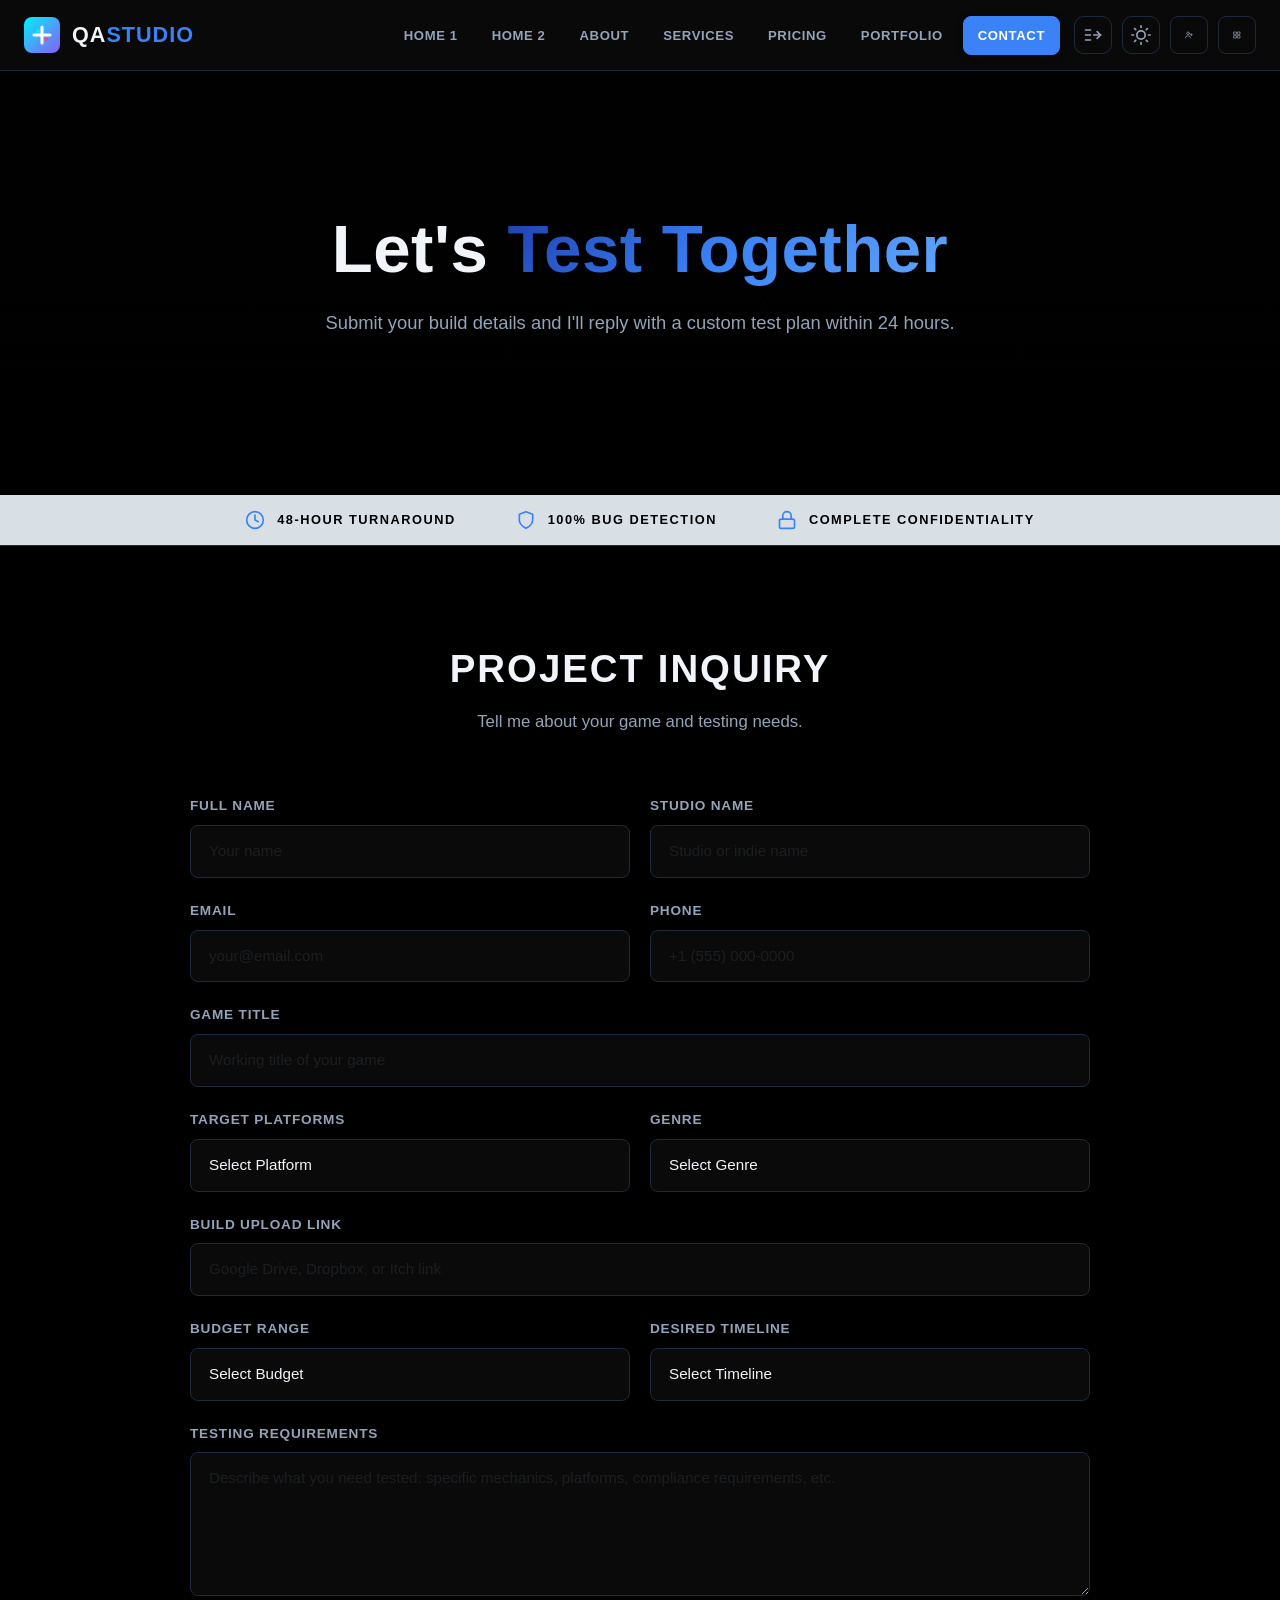
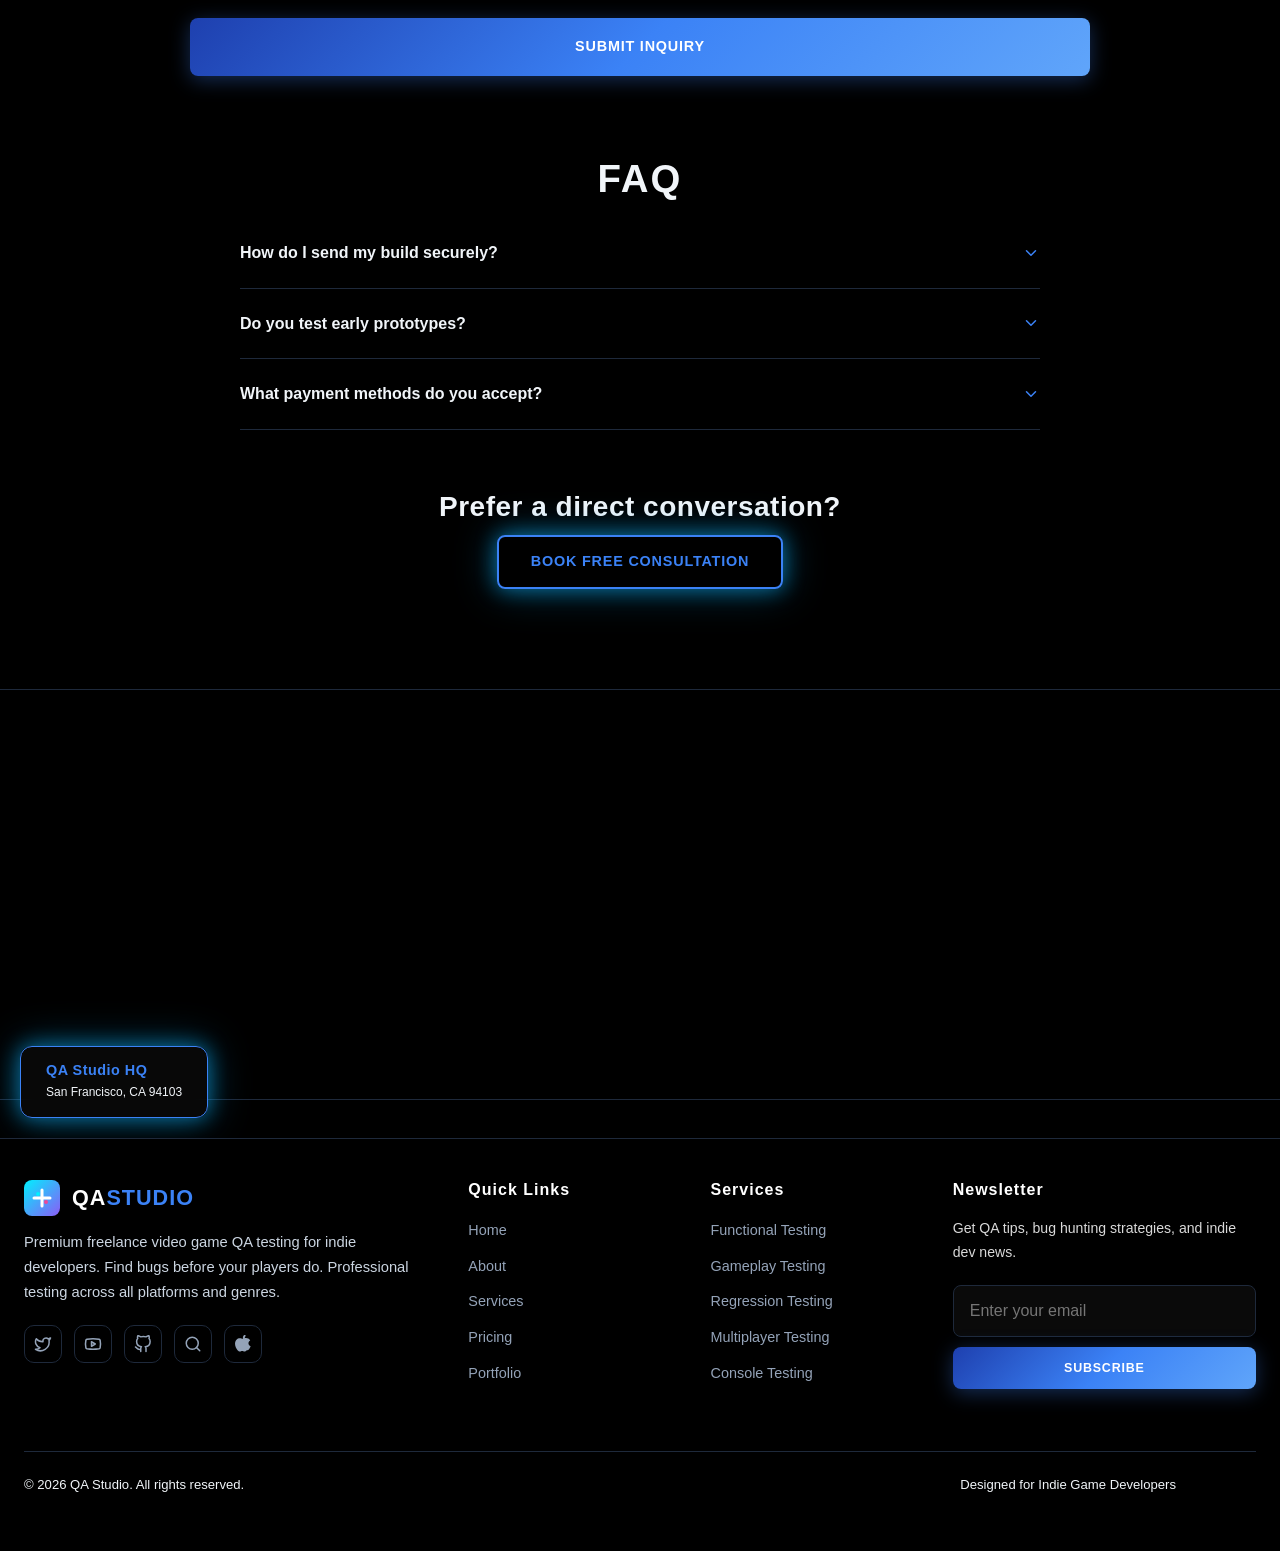
<file: contact.html>
<!DOCTYPE html>
<html lang="en" data-theme="dark" dir="ltr">
<head>
  <meta charset="UTF-8">
  <meta name="viewport" content="width=device-width, initial-scale=1.0">
  <title>Contact — QA Studio</title>
  <link rel="icon" type="image/png" href="favicon.png">
  <link href="https://cdn.jsdelivr.net/npm/bootstrap@5.3.2/dist/css/bootstrap.min.css" rel="stylesheet">
  <link rel="stylesheet" href="css/main.css">
</head>
<body>
  <header class="site-header" id="site-header">
  <div class="header-inner">
    <a href="index.html" class="brand">
      <svg class="brand-icon" viewBox="0 0 36 36" fill="none" xmlns="http://www.w3.org/2000/svg">
        <rect width="36" height="36" rx="8" fill="url(#bh1)"/>
        <path d="M10 18h16M18 10v16" stroke="#fff" stroke-width="3" stroke-linecap="round"/>
        <circle cx="14" cy="14" r="2" fill="#00f0ff"/>
        <circle cx="22" cy="22" r="2" fill="#ec4899"/>
        <defs><linearGradient id="bh1" x1="0" y1="0" x2="36" y2="36" gradientUnits="userSpaceOnUse">
          <stop stop-color="#00f0ff"/><stop offset="1" stop-color="#8b5cf6"/>
        </linearGradient></defs>
      </svg>
      QA<span>STUDIO</span>
    </a>

    <nav class="desktop-nav">
      <a href="index.html">Home 1</a>
      <a href="home-2.html">Home 2</a>
      <a href="about.html">About</a>
      <a href="services.html">Services</a>
      <a href="pricing.html">Pricing</a>
      <a href="portfolio.html">Portfolio</a>
      <a href="contact.html">Contact</a>
      <div class="nav-cta-group">
        <button class="icon-btn" id="rtl-toggle" title="Toggle RTL" aria-label="Toggle RTL">
          <svg xmlns="http://www.w3.org/2000/svg" width="20" height="20" viewBox="0 0 24 24" fill="none" stroke="currentColor" stroke-width="2" stroke-linecap="round" stroke-linejoin="round"><path d="M21 12h-8"/><path d="M21 12l-4-4"/><path d="M21 12l-4 4"/><path d="M3 6h6"/><path d="M3 12h6"/><path d="M3 18h6"/></svg>
        </button>
        <button class="icon-btn" id="theme-toggle" title="Toggle Theme" aria-label="Toggle Theme">
          <svg xmlns="http://www.w3.org/2000/svg" width="20" height="20" viewBox="0 0 24 24" fill="none" stroke="currentColor" stroke-width="2" stroke-linecap="round" stroke-linejoin="round"><circle cx="12" cy="12" r="5"/><path d="M12 1v2M12 21v2M4.22 4.22l1.42 1.42M18.36 18.36l1.42 1.42M1 12h2M21 12h2M4.22 19.78l1.42-1.42M18.36 5.64l1.42-1.42"/></svg>
        </button>
        <a href="register.html" class="icon-btn" title="Register" aria-label="Register">
          <svg xmlns="http://www.w3.org/2000/svg" width="20" height="20" viewBox="0 0 24 24" fill="none" stroke="currentColor" stroke-width="2" stroke-linecap="round" stroke-linejoin="round"><path d="M16 21v-2a4 4 0 0 0-4-4H6a4 4 0 0 0-4 4v2"/><circle cx="9" cy="7" r="4"/><line x1="19" y1="8" x2="19" y2="14"/><line x1="22" y1="11" x2="16" y2="11"/></svg>
        </a>
        <a href="dashboard.html" class="icon-btn" title="Dashboard" aria-label="Dashboard">
          <svg xmlns="http://www.w3.org/2000/svg" width="20" height="20" viewBox="0 0 24 24" fill="none" stroke="currentColor" stroke-width="2" stroke-linecap="round" stroke-linejoin="round"><rect x="3" y="3" width="7" height="7"/><rect x="14" y="3" width="7" height="7"/><rect x="14" y="14" width="7" height="7"/><rect x="3" y="14" width="7" height="7"/></svg>
        </a>
      </div>
    </nav>

    <div class="hamburger" id="hamburger" aria-label="Menu">
      <span></span><span></span><span></span>
    </div>
  </div>
</header>

<div class="mobile-drawer-overlay" id="mobile-overlay"></div>
<aside class="mobile-drawer" id="mobile-drawer">
  <div class="mobile-icons">
    <button class="icon-btn" id="rtl-toggle-m" title="Toggle RTL"><svg xmlns="http://www.w3.org/2000/svg" width="20" height="20" viewBox="0 0 24 24" fill="none" stroke="currentColor" stroke-width="2" stroke-linecap="round" stroke-linejoin="round"><path d="M21 12h-8"/><path d="M21 12l-4-4"/><path d="M21 12l-4 4"/><path d="M3 6h6"/><path d="M3 12h6"/><path d="M3 18h6"/></svg></button>
    <button class="icon-btn" id="theme-toggle-m" title="Toggle Theme"><svg xmlns="http://www.w3.org/2000/svg" width="20" height="20" viewBox="0 0 24 24" fill="none" stroke="currentColor" stroke-width="2" stroke-linecap="round" stroke-linejoin="round"><circle cx="12" cy="12" r="5"/><path d="M12 1v2M12 21v2M4.22 4.22l1.42 1.42M18.36 18.36l1.42 1.42M1 12h2M21 12h2M4.22 19.78l1.42-1.42M18.36 5.64l1.42-1.42"/></svg></button>
    <a href="register.html" class="icon-btn" title="Register"><svg xmlns="http://www.w3.org/2000/svg" width="20" height="20" viewBox="0 0 24 24" fill="none" stroke="currentColor" stroke-width="2" stroke-linecap="round" stroke-linejoin="round"><path d="M16 21v-2a4 4 0 0 0-4-4H6a4 4 0 0 0-4 4v2"/><circle cx="9" cy="7" r="4"/><line x1="19" y1="8" x2="19" y2="14"/><line x1="22" y1="11" x2="16" y2="11"/></svg></a>
    <a href="dashboard.html" class="icon-btn" title="Dashboard"><svg xmlns="http://www.w3.org/2000/svg" width="20" height="20" viewBox="0 0 24 24" fill="none" stroke="currentColor" stroke-width="2" stroke-linecap="round" stroke-linejoin="round"><rect x="3" y="3" width="7" height="7"/><rect x="14" y="3" width="7" height="7"/><rect x="14" y="14" width="7" height="7"/><rect x="3" y="14" width="7" height="7"/></svg></a>
  </div>
  <nav class="mobile-nav">
    <a href="index.html">Home 1</a>
    <a href="home-2.html">Home 2</a>
    <a href="about.html">About</a>
    <a href="services.html">Services</a>
    <a href="pricing.html">Pricing</a>
    <a href="portfolio.html">Portfolio</a>
    <a href="contact.html">Contact</a>
    <a href="contact.html" class="btn btn-primary" style="font-size:0.8rem;padding:12px;">Get Quote</a>
    <a href="dashboard.html">Dashboard</a>
  </nav>
</aside>

  <section class="hero" style="min-height:55vh;">
    <div class="hero-bg" style="background-image:url('https://images.unsplash.com/photo-1486312338219-ce68d2c6f44d?auto=format&fit=crop&w=1920&q=80');"></div>
    <div class="hero-overlay"></div>
    <div class="hero-content">
      <h1>Let's <span class="text-gradient">Test Together</span></h1>
      <p>Submit your build details and I'll reply with a custom test plan within 24 hours.</p>
    </div>
  </section>

  <!-- Trust Bar -->
  <div class="trust-bar">
    <div class="trust-bar-inner">
      <div class="trust-item">
        <svg xmlns="http://www.w3.org/2000/svg" width="20" height="20" viewBox="0 0 24 24" fill="none" stroke="currentColor" stroke-width="2" stroke-linecap="round" stroke-linejoin="round"><circle cx="12" cy="12" r="10"/><polyline points="12 6 12 12 16 14"/></svg>
        <span>48-Hour Turnaround</span>
      </div>
      <div class="trust-item">
        <svg xmlns="http://www.w3.org/2000/svg" width="20" height="20" viewBox="0 0 24 24" fill="none" stroke="currentColor" stroke-width="2" stroke-linecap="round" stroke-linejoin="round"><path d="M12 22s8-4 8-10V5l-8-3-8 3v7c0 6 8 10 8 10z"/></svg>
        <span>100% Bug Detection</span>
      </div>
      <div class="trust-item">
        <svg xmlns="http://www.w3.org/2000/svg" width="20" height="20" viewBox="0 0 24 24" fill="none" stroke="currentColor" stroke-width="2" stroke-linecap="round" stroke-linejoin="round"><rect x="3" y="11" width="18" height="11" rx="2" ry="2"/><path d="M7 11V7a5 5 0 0 1 10 0v4"/></svg>
        <span>Complete Confidentiality</span>
      </div>
    </div>
  </div>

  <section class="section">
    <div class="section-inner" style="max-width:900px;">
      <h2 class="section-title reveal">Project Inquiry</h2>
      <p class="section-subtitle reveal">Tell me about your game and testing needs.</p>
      <form class="reveal" onsubmit="event.preventDefault(); alert('Inquiry submitted! I will contact you within 24 hours.');">
        <div style="display:grid;grid-template-columns:1fr 1fr;gap:20px;">
          <div class="form-group"><label class="form-label">Full Name</label><input type="text" class="form-control" placeholder="Your name" required></div>
          <div class="form-group"><label class="form-label">Studio Name</label><input type="text" class="form-control" placeholder="Studio or indie name"></div>
        </div>
        <div style="display:grid;grid-template-columns:1fr 1fr;gap:20px;">
          <div class="form-group"><label class="form-label">Email</label><input type="email" class="form-control" placeholder="your@email.com" required></div>
          <div class="form-group"><label class="form-label">Phone</label><input type="tel" class="form-control" placeholder="+1 (555) 000-0000"></div>
        </div>
        <div class="form-group"><label class="form-label">Game Title</label><input type="text" class="form-control" placeholder="Working title of your game"></div>
        <div style="display:grid;grid-template-columns:1fr 1fr;gap:20px;">
          <div class="form-group">
            <label class="form-label">Target Platforms</label>
            <select class="form-control" required>
              <option selected disabled>Select Platform</option>
              <option>Steam / PC</option>
              <option>PlayStation 4/5</option>
              <option>Xbox Series S/X</option>
              <option>Nintendo Switch</option>
              <option>iOS</option>
              <option>Android</option>
              <option>Multiple</option>
            </select>
          </div>
          <div class="form-group">
            <label class="form-label">Genre</label>
            <select class="form-control" required>
              <option selected disabled>Select Genre</option>
              <option>Action</option>
              <option>RPG</option>
              <option>Strategy</option>
              <option>Puzzle</option>
              <option>Platformer</option>
              <option>Racing</option>
              <option>Other</option>
            </select>
          </div>
        </div>
        <div class="form-group">
          <label class="form-label">Build Upload Link</label>
          <input type="url" class="form-control" placeholder="Google Drive, Dropbox, or Itch link">
        </div>
        <div style="display:grid;grid-template-columns:1fr 1fr;gap:20px;">
          <div class="form-group">
            <label class="form-label">Budget Range</label>
            <select class="form-control" required>
              <option selected disabled>Select Budget</option>
              <option>Under $500</option>
              <option>$500 - $1,000</option>
              <option>$1,000 - $2,500</option>
              <option>$2,500 - $5,000</option>
              <option>$5,000+</option>
            </select>
          </div>
          <div class="form-group">
            <label class="form-label">Desired Timeline</label>
            <select class="form-control" required>
              <option selected disabled>Select Timeline</option>
              <option>ASAP (24-48h)</option>
              <option>Within 1 week</option>
              <option>Within 2 weeks</option>
              <option>Flexible</option>
            </select>
          </div>
        </div>
        <div class="form-group">
          <label class="form-label">Testing Requirements</label>
          <textarea class="form-control" rows="5" placeholder="Describe what you need tested: specific mechanics, platforms, compliance requirements, etc."></textarea>
        </div>
        <div style="text-align:center;">
          <button type="submit" class="btn btn-primary" style="width:100%; padding:18px;">Submit Inquiry</button>
        </div>
      </form>

      <h2 class="section-title reveal" style="margin-top:80px;">FAQ</h2>
      <div style="max-width:800px;margin:0 auto;">
        <div class="faq-item reveal">
          <div class="faq-question"><span>How do I send my build securely?</span><svg class="faq-icon" xmlns="http://www.w3.org/2000/svg" width="18" height="18" viewBox="0 0 24 24" fill="none" stroke="currentColor" stroke-width="2" stroke-linecap="round" stroke-linejoin="round"><polyline points="6 9 12 15 18 9"/></svg></div>
          <div class="faq-answer">Use the upload link field above with password-protected Google Drive, Dropbox, or Itch.io private builds. All links are handled under NDA.</div>
        </div>
        <div class="faq-item reveal">
          <div class="faq-question"><span>Do you test early prototypes?</span><svg class="faq-icon" xmlns="http://www.w3.org/2000/svg" width="18" height="18" viewBox="0 0 24 24" fill="none" stroke="currentColor" stroke-width="2" stroke-linecap="round" stroke-linejoin="round"><polyline points="6 9 12 15 18 9"/></svg></div>
          <div class="faq-answer">Absolutely. The Starter QA plan is designed specifically for vertical slices, demos, and prototypes needing foundational feedback.</div>
        </div>
        <div class="faq-item reveal">
          <div class="faq-question"><span>What payment methods do you accept?</span><svg class="faq-icon" xmlns="http://www.w3.org/2000/svg" width="18" height="18" viewBox="0 0 24 24" fill="none" stroke="currentColor" stroke-width="2" stroke-linecap="round" stroke-linejoin="round"><polyline points="6 9 12 15 18 9"/></svg></div>
          <div class="faq-answer">PayPal, Stripe (credit/debit), bank transfer, and Wise. Invoices are issued per project or monthly for retainer clients.</div>
        </div>
      </div>

      <div style="text-align:center;margin-top:60px;">
        <h3 style="margin-bottom:12px;">Prefer a direct conversation?</h3>
        <a href="mailto:hello@qastudio.dev" class="btn btn-secondary">Book Free Consultation</a>
      </div>
    </div>
  </section>
  
  <!-- MAP SECTION -->
  <section class="section" style="padding:0; margin-bottom:-40px;">
    <div class="reveal" style="width:100%; height:450px; position:relative; overflow:hidden; border-top:1px solid var(--border-color); border-bottom:1px solid var(--border-color);">
      <iframe 
        src="https://www.google.com/maps/embed?pb=!1m18!1m12!1m3!1d3153.8354345093747!2d-122.4194155!3d37.7749295!2m3!1f0!2f0!3f0!3m2!1i1024!2i768!4f13.1!3m3!1m2!1s0x8085809c6c8f4459%3A0xb10ed6d9b5050c62!2sSan%20Francisco%2C%20CA!5e0!3m2!1sen!2sus!4v1625123456789!5m2!1sen!2sus" 
        width="100%" height="100%" style="border:0; filter: grayscale(1) invert(0.9) contrast(1.2) opacity(0.7);" allowfullscreen="" loading="lazy"></iframe>
      <div style="position:absolute; bottom:20px; left:20px; background:rgba(10,10,10,0.8); backdrop-filter:blur(8px); padding:15px 25px; border-radius:12px; border:1px solid var(--accent-cyan); box-shadow:var(--neon-glow-cyan); pointer-events:none;">
        <h4 style="font-size:0.9rem; margin-bottom:4px; color:var(--accent-cyan); font-family:var(--font-heading);">QA Studio HQ</h4>
        <p style="font-size:0.75rem; color:var(--text-main); margin:0;">San Francisco, CA 94103</p>
      </div>
    </div>
  </section>

  <footer class="site-footer">
  <div class="footer-inner">
    <div class="footer-grid">
      <div>
        <a href="index.html" class="footer-brand">
          <svg class="brand-icon" viewBox="0 0 36 36" fill="none" xmlns="http://www.w3.org/2000/svg" style="width:36px; height:36px;">
            <rect width="36" height="36" rx="8" fill="url(#bh1_f_co)"/>
            <path d="M10 18h16M18 10v16" stroke="#fff" stroke-width="3" stroke-linecap="round"/>
            <circle cx="14" cy="14" r="2" fill="#00f0ff"/>
            <circle cx="22" cy="22" r="2" fill="#ec4899"/>
            <defs><linearGradient id="bh1_f_co" x1="0" y1="0" x2="36" y2="36" gradientUnits="userSpaceOnUse">
              <stop stop-color="#00f0ff"/><stop offset="1" stop-color="#8b5cf6"/>
            </linearGradient></defs>
          </svg>
          QA<span>STUDIO</span>
        </a>
        <p class="footer-desc">Premium freelance video game QA testing for indie developers. Find bugs before your players do. Professional testing across all platforms and genres.</p>
        <div class="footer-socials">
          <a href="https://twitter.com/qastudio" target="_blank" rel="noopener noreferrer" aria-label="Twitter"><svg xmlns="http://www.w3.org/2000/svg" width="18" height="18" viewBox="0 0 24 24" fill="none" stroke="currentColor" stroke-width="2" stroke-linecap="round" stroke-linejoin="round"><path d="M22 4s-.7 2.1-2 3.4c1.6 10-9.4 17.3-18 11.6 2.2.1 4.4-.6 6-2C3 15.5.5 9.6 3 5c2.2 2.6 5.6 4.1 9 4-.9-4.2 4-6.6 7-3.8 1.1 0 3-1.2 3-1.2z"/></svg></a>
          <a href="https://www.youtube.com/@qastudio" target="_blank" rel="noopener noreferrer" aria-label="YouTube"><svg xmlns="http://www.w3.org/2000/svg" width="18" height="18" viewBox="0 0 24 24" fill="none" stroke="currentColor" stroke-width="2" stroke-linecap="round" stroke-linejoin="round"><path d="M2.5 17a24.12 24.12 0 0 1 0-10 2 2 0 0 1 1.4-1.4 49.56 49.56 0 0 1 16.2 0A2 2 0 0 1 21.5 7a24.12 24.12 0 0 1 0 10 2 2 0 0 1-1.4 1.4 49.55 49.55 0 0 1-16.2 0A2 2 0 0 1 2.5 17"/><path d="m10 15 5-3-5-3z"/></svg></a>
          <a href="https://github.com/qastudio" target="_blank" rel="noopener noreferrer" aria-label="GitHub"><svg xmlns="http://www.w3.org/2000/svg" width="18" height="18" viewBox="0 0 24 24" fill="none" stroke="currentColor" stroke-width="2" stroke-linecap="round" stroke-linejoin="round"><path d="M9 19c-5 1.5-5-2.5-7-3m14 6v-3.87a3.37 3.37 0 0 0-.94-2.61c3.14-.35 6.44-1.54 6.44-7A5.44 5.44 0 0 0 20 4.77 5.07 5.07 0 0 0 19.91 1S18.73.65 16 2.48a13.38 13.38 0 0 0-7 0C6.27.65 5.09 1 5.09 1A5.07 5.07 0 0 0 5 4.77a5.44 5.44 0 0 0-1.5 3.78c0 5.42 3.3 6.61 6.44 7A3.37 3.37 0 0 0 9 18.13V22"/></svg></a>
          <a href="https://google.com/search?q=QA+Studio+game+testing" target="_blank" rel="noopener noreferrer" aria-label="Google"><svg xmlns="http://www.w3.org/2000/svg" width="18" height="18" viewBox="0 0 24 24" fill="none" stroke="currentColor" stroke-width="2" stroke-linecap="round" stroke-linejoin="round"><circle cx="11" cy="11" r="8" /><path d="m21 21-4.35-4.35" /></svg></a>
          <a href="https://apps.apple.com/developer/qastudio" target="_blank" rel="noopener noreferrer" aria-label="Apple"><svg xmlns="http://www.w3.org/2000/svg" width="18" height="18" viewBox="0 0 24 24" fill="currentColor"><path d="M17.05 20.28c-.98.95-2.05 1.72-3.21 1.72-1.14 0-1.55-.71-2.91-.71-1.37 0-1.83.7-2.91.7-1.12 0-2.31-.83-3.25-1.76-1.92-1.89-3.39-5.34-3.39-8.4 0-4.99 3.25-7.63 6.34-7.63 1.62 0 3.03.85 3.93.85.87 0 2.58-.9 4.39-.9 1.9 0 4.29.98 5.6 3.04-3.52 2.1-2.96 6.3.56 7.76-1.07 2.6-2.6 5.35-4.39 5.35zm-2.88-16.71c.79-.97 1.33-2.31 1.33-3.57 0-.18-.02-.35-.06-.5-.95.04-2.1.64-2.78 1.43-.61.7-.85 1.83-.85 3.03 0 .19.03.37.07.51.13.02.26.03.39.03.88 0 1.9-.47 2.66-.96z"/></svg></a>
        </div>
      </div>
      <div>
        <h4 class="footer-title">Quick Links</h4>
        <ul class="footer-links">
          <li><a href="index.html">Home</a></li>
          <li><a href="about.html">About</a></li>
          <li><a href="services.html">Services</a></li>
          <li><a href="pricing.html">Pricing</a></li>
          <li><a href="portfolio.html">Portfolio</a></li>
        </ul>
      </div>
      <div>
        <h4 class="footer-title">Services</h4>
        <ul class="footer-links">
          <li><a href="services.html">Functional Testing</a></li>
          <li><a href="services.html">Gameplay Testing</a></li>
          <li><a href="services.html">Regression Testing</a></li>
          <li><a href="services.html">Multiplayer Testing</a></li>
          <li><a href="services.html">Console Testing</a></li>
        </ul>
      </div>
      <div>
        <h4 class="footer-title">Newsletter</h4>
        <p class="footer-desc" style="font-size:0.88rem;color:rgba(255,255,255,0.85);margin-top:16px;">Get QA tips, bug hunting strategies, and indie dev news.</p>
        <form class="footer-newsletter" onsubmit="event.preventDefault(); alert('Subscribed!');">
          <input type="email" placeholder="Enter your email" required>
          <button type="submit" class="btn btn-primary" style="font-size:0.78rem;padding:12px;">Subscribe</button>
        </form>
      </div>
    </div>
    <div class="footer-bottom">
      <p>&copy; 2026 QA Studio. All rights reserved.</p>
      <p>Designed for Indie Game Developers</p>
    </div>
  </div>
</footer>

  <script src="https://code.jquery.com/jquery-3.7.1.min.js"></script>
  <script src="https://cdn.jsdelivr.net/npm/bootstrap@5.3.2/dist/js/bootstrap.bundle.min.js"></script>
  <script src="js/main.js"></script>
</body>
</html>
</file>
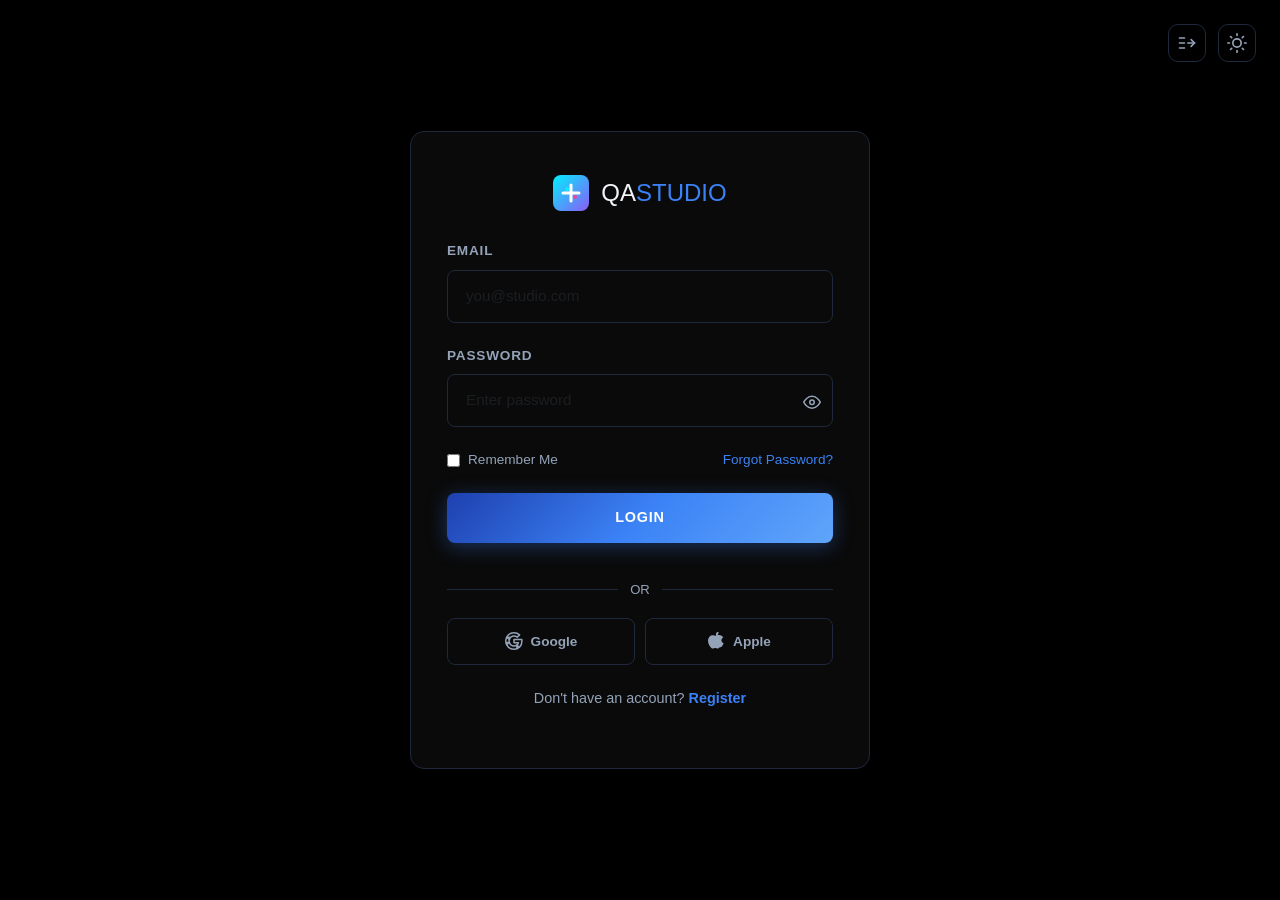
<file: login.html>
<!DOCTYPE html>
<html lang="en" data-theme="dark" dir="ltr">

<head>
  <meta charset="UTF-8">
  <meta name="viewport" content="width=device-width, initial-scale=1.0">
  <title>Login — QA Studio</title>
  <link rel="icon" type="image/png" href="favicon.png">
  <link href="https://cdn.jsdelivr.net/npm/bootstrap@5.3.2/dist/css/bootstrap.min.css" rel="stylesheet">
  <link rel="stylesheet" href="css/main.css">
</head>

<body class="auth-page">
  <div class="auth-card">
    <div class="auth-top-icons">
      <button class="icon-btn" id="rtl-toggle" title="Toggle RTL" aria-label="Toggle RTL">
        <svg xmlns="http://www.w3.org/2000/svg" width="20" height="20" viewBox="0 0 24 24" fill="none"
          stroke="currentColor" stroke-width="2" stroke-linecap="round" stroke-linejoin="round">
          <path d="M21 12h-8" />
          <path d="M21 12l-4-4" />
          <path d="M21 12l-4 4" />
          <path d="M3 6h6" />
          <path d="M3 12h6" />
          <path d="M3 18h6" />
        </svg>
      </button>
      <button class="icon-btn" id="theme-toggle" title="Toggle Theme" aria-label="Toggle Theme">
        <svg xmlns="http://www.w3.org/2000/svg" width="20" height="20" viewBox="0 0 24 24" fill="none"
          stroke="currentColor" stroke-width="2" stroke-linecap="round" stroke-linejoin="round">
          <circle cx="12" cy="12" r="5" />
          <path
            d="M12 1v2M12 21v2M4.22 4.22l1.42 1.42M18.36 18.36l1.42 1.42M1 12h2M21 12h2M4.22 19.78l1.42-1.42M18.36 5.64l1.42-1.42" />
        </svg>
      </button>
    </div>

    <a href="index.html" class="auth-logo" style="text-decoration:none;">
      <svg class="brand-icon" viewBox="0 0 36 36" fill="none" xmlns="http://www.w3.org/2000/svg"
        style="width:36px; height:36px; margin-right:12px;">
        <rect width="36" height="36" rx="8" fill="url(#bh1_auth)" />
        <path d="M10 18h16M18 10v16" stroke="#fff" stroke-width="3" stroke-linecap="round" />
        <circle cx="14" cy="14" r="2" fill="#00f0ff" />
        <circle cx="22" cy="22" r="2" fill="#ec4899" />
        <defs>
          <linearGradient id="bh1_auth" x1="0" y1="0" x2="36" y2="36" gradientUnits="userSpaceOnUse">
            <stop stop-color="#00f0ff" />
            <stop offset="1" stop-color="#8b5cf6" />
          </linearGradient>
        </defs>
      </svg>
      QA<span>STUDIO</span>
    </a>

    <form onsubmit="event.preventDefault(); window.location.href='dashboard.html';">
      <div class="form-group">
        <label class="form-label">Email</label>
        <input type="email" class="form-control" placeholder="you@studio.com" required>
      </div>
      <div class="form-group">
        <label class="form-label">Password</label>
        <div class="password-wrap">
          <input type="password" class="form-control" placeholder="Enter password" required>
          <button type="button" class="password-toggle" aria-label="Toggle password visibility">
            <svg xmlns="http://www.w3.org/2000/svg" width="18" height="18" viewBox="0 0 24 24" fill="none"
              stroke="currentColor" stroke-width="2" stroke-linecap="round" stroke-linejoin="round">
              <path d="M1 12s4-8 11-8 11 8 11 8-4 8-11 8-11-8-11-8z" />
              <circle cx="12" cy="12" r="3" />
            </svg>
          </button>
        </div>
      </div>
      <div class="auth-options" style="display:flex;align-items:center;justify-content:space-between;margin-bottom:22px;font-size:0.85rem;">
        <label style="display:flex;align-items:center;gap:8px;color:var(--text-muted);cursor:pointer;">
          <input type="checkbox" style="accent-color:var(--accent-cyan);"> Remember Me
        </label>
        <a href="#" style="font-size:0.85rem;">Forgot Password?</a>
      </div>
      <button type="submit" class="btn btn-primary" style="width:100%;margin-bottom:18px;">Login</button>
    </form>

    <div class="auth-divider"><span>OR</span></div>

    <div class="social-login">
      <button class="social-btn" onclick="window.location.href='dashboard.html'">
        <svg xmlns="http://www.w3.org/2000/svg" width="18" height="18" viewBox="0 0 24 24" fill="none"
          stroke="currentColor" stroke-width="2" stroke-linecap="round" stroke-linejoin="round">
          <path
            d="M22.56 12.25c0-.78-.07-1.53-.2-2.25H12v4.26h5.92a5.06 5.06 0 0 1-2.2 3.32v2.77h3.57c2.08-1.92 3.28-4.74 3.28-8.1z" />
          <path
            d="M12 23c2.97 0 5.46-.98 7.28-2.66l-3.57-2.77c-.98.66-2.23 1.06-3.71 1.06-2.86 0-5.29-1.93-6.16-4.53H2.18v2.84C3.99 20.53 7.7 23 12 23z" />
          <path
            d="M5.84 14.09c-.22-.66-.35-1.36-.35-2.09s.13-1.43.35-2.09V7.07H2.18C1.43 8.55 1 10.22 1 12s.43 3.45 1.18 4.93l2.85-2.22.81-.62z" />
          <path
            d="M12 5.38c1.62 0 3.06.56 4.21 1.64l3.15-3.15C17.45 2.09 14.97 1 12 1 7.7 1 3.99 3.47 2.18 7.07l3.66 2.84c.87-2.6 3.3-4.53 6.16-4.53z" />
        </svg>
        Google
      </button>
      <button class="social-btn" onclick="window.location.href='dashboard.html'">
        <svg xmlns="http://www.w3.org/2000/svg" width="18" height="18" viewBox="0 0 24 24" fill="currentColor">
          <path
            d="M17.05 20.28c-.98.95-2.05 1.72-3.21 1.72-1.14 0-1.55-.71-2.91-.71-1.37 0-1.83.7-2.91.7-1.12 0-2.31-.83-3.25-1.76-1.92-1.89-3.39-5.34-3.39-8.4 0-4.99 3.25-7.63 6.34-7.63 1.62 0 3.03.85 3.93.85.87 0 2.58-.9 4.39-.9 1.9 0 4.29.98 5.6 3.04-3.52 2.1-2.96 6.3.56 7.76-1.07 2.6-2.6 5.35-4.39 5.35zm-2.88-16.71c.79-.97 1.33-2.31 1.33-3.57 0-.18-.02-.35-.06-.5-.95.04-2.1.64-2.78 1.43-.61.7-.85 1.83-.85 3.03 0 .19.03.37.07.51.13.02.26.03.39.03.88 0 1.9-.47 2.66-.96z" />
        </svg>
        Apple
      </button>

    </div>

    <p style="text-align:center;margin-top:22px;font-size:0.9rem;color:var(--text-muted);">
      Don't have an account? <a href="register.html" style="font-weight:600;">Register</a>
    </p>


  </div>
  </div>

  <script src="https://code.jquery.com/jquery-3.7.1.min.js"></script>
  <script src="js/main.js"></script>
</body>

</html>
</file>
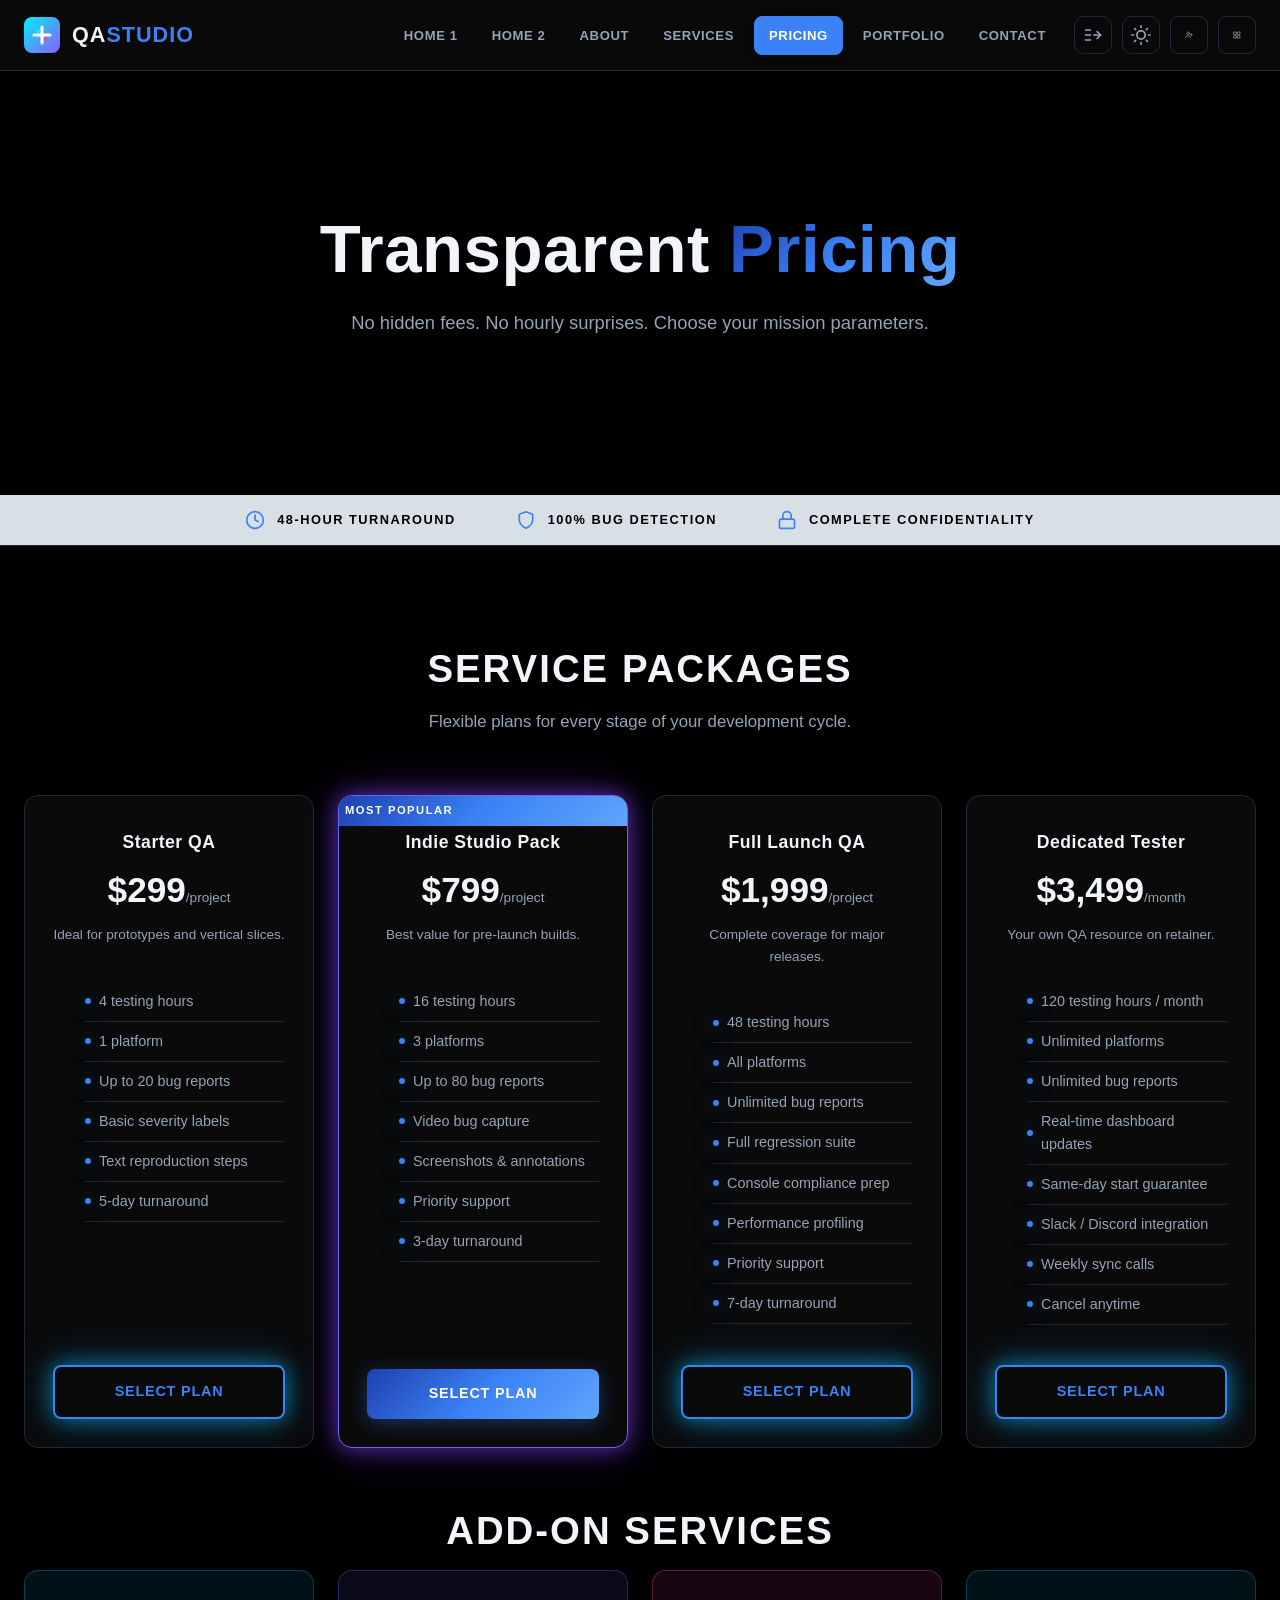
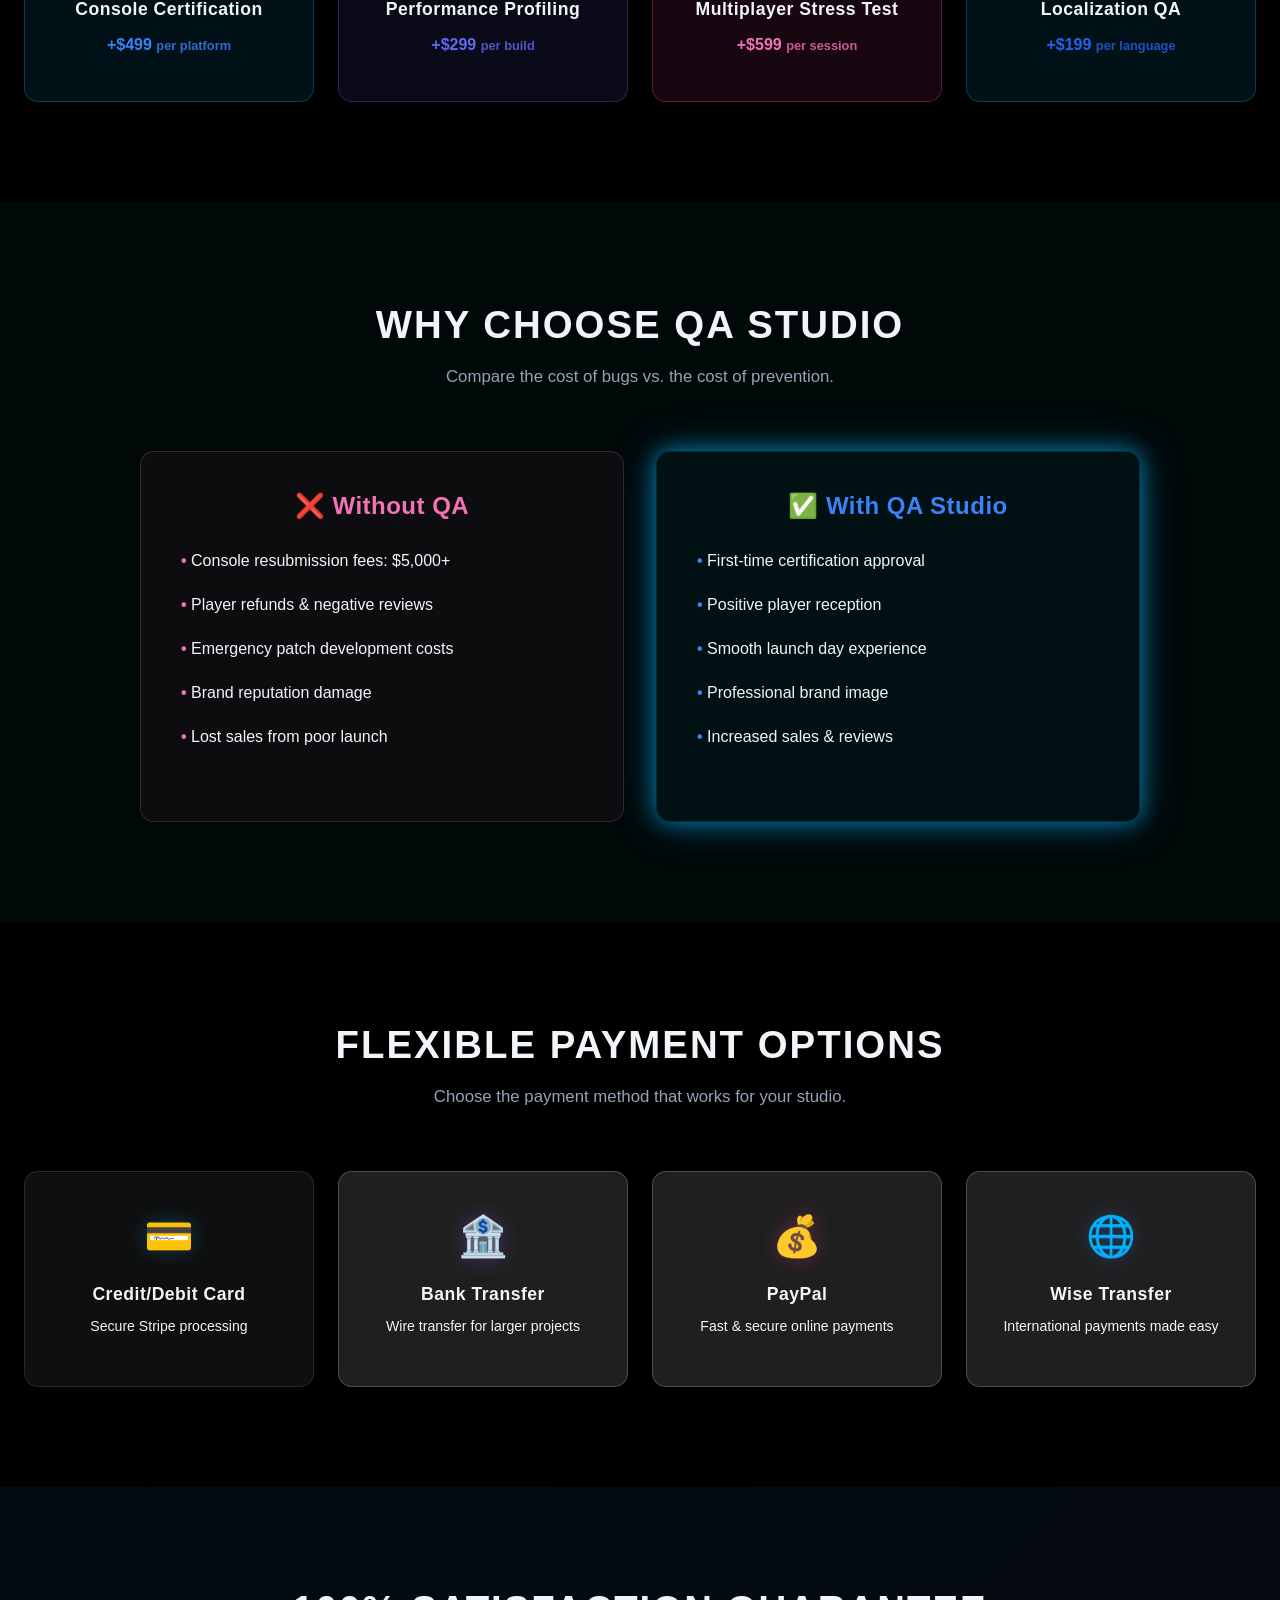
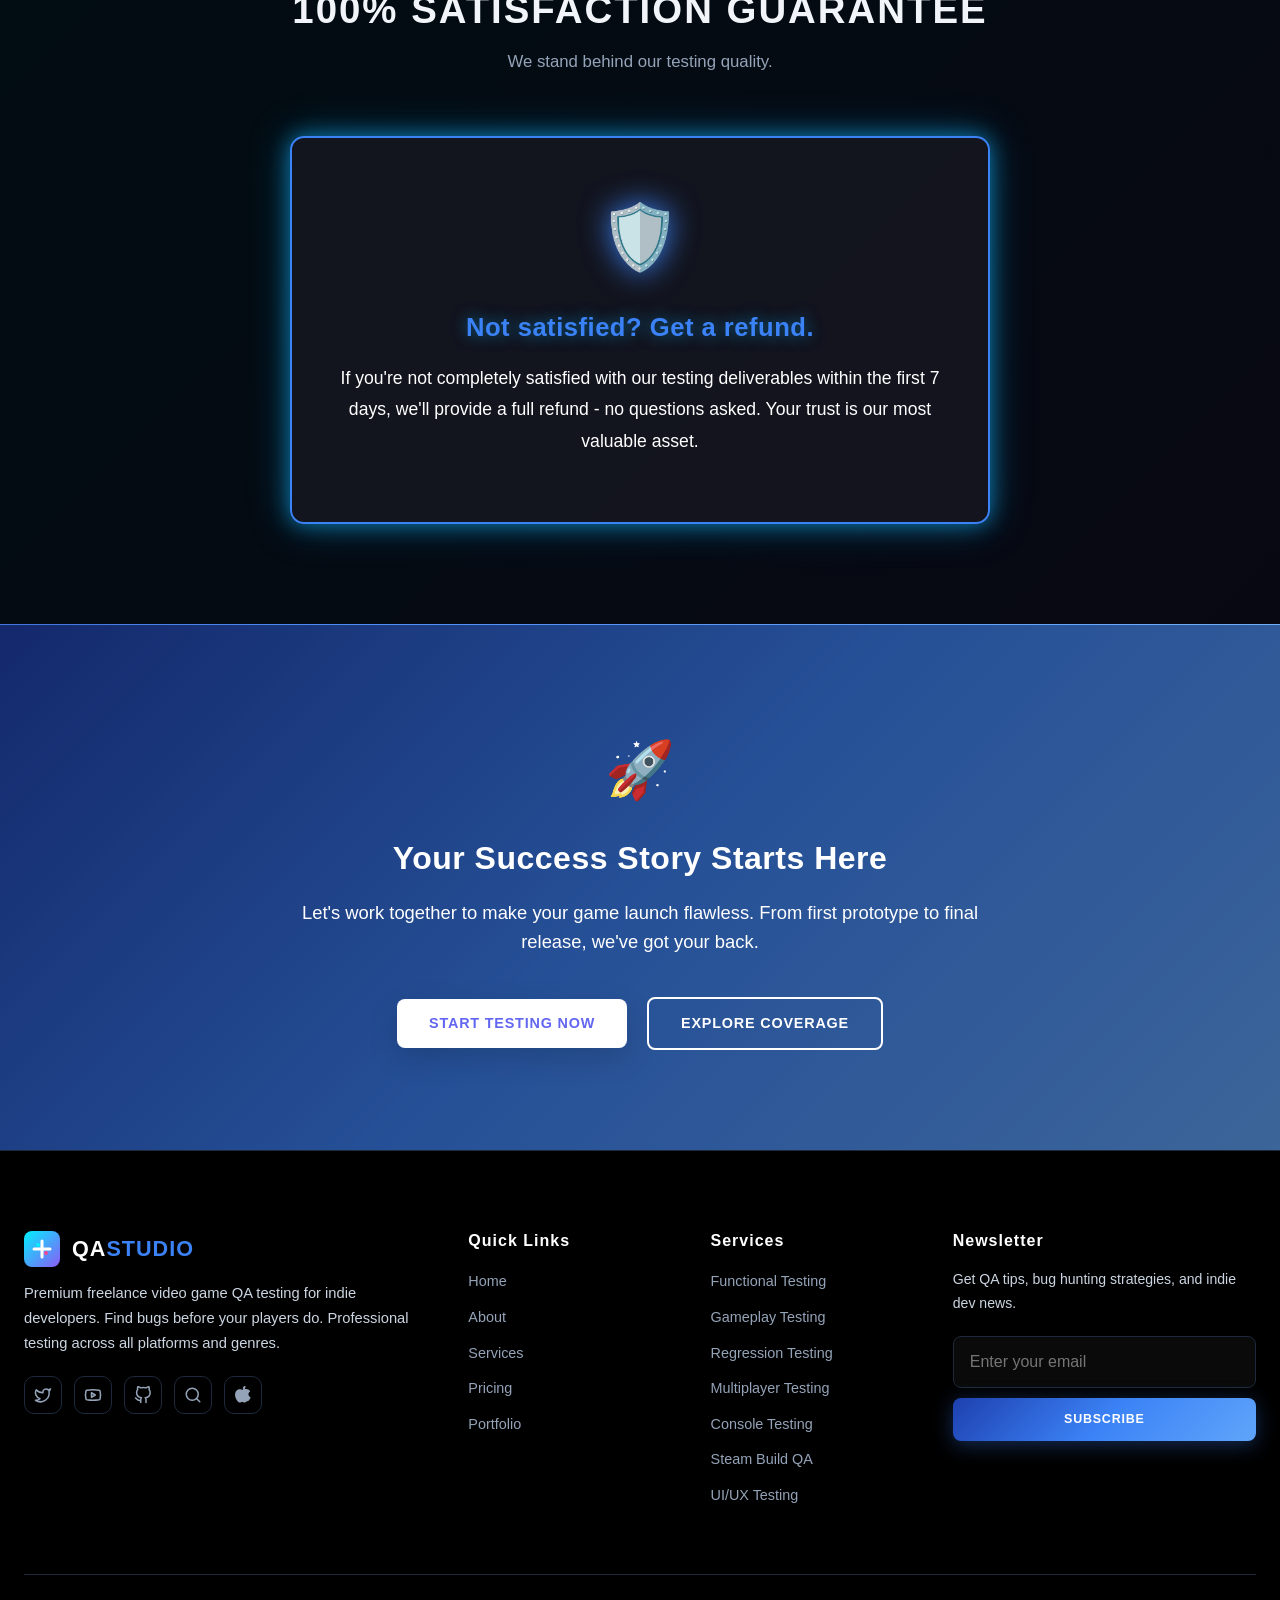
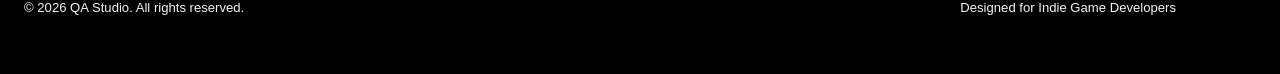
<file: pricing.html>
<!DOCTYPE html>
<html lang="en" data-theme="dark" dir="ltr">
<head>
  <meta charset="UTF-8">
  <meta name="viewport" content="width=device-width, initial-scale=1.0">
  <title>Pricing — QA Studio</title>
  <link rel="icon" type="image/png" href="favicon.png">
  <link href="https://cdn.jsdelivr.net/npm/bootstrap@5.3.2/dist/css/bootstrap.min.css" rel="stylesheet">
  <link rel="stylesheet" href="css/main.css">
</head>
<body>
  <header class="site-header" id="site-header">
  <div class="header-inner">
    <a href="index.html" class="brand">
      <svg class="brand-icon" viewBox="0 0 36 36" fill="none" xmlns="http://www.w3.org/2000/svg">
        <rect width="36" height="36" rx="8" fill="url(#bh1)"/>
        <path d="M10 18h16M18 10v16" stroke="#fff" stroke-width="3" stroke-linecap="round"/>
        <circle cx="14" cy="14" r="2" fill="#00f0ff"/>
        <circle cx="22" cy="22" r="2" fill="#ec4899"/>
        <defs><linearGradient id="bh1" x1="0" y1="0" x2="36" y2="36" gradientUnits="userSpaceOnUse">
          <stop stop-color="#00f0ff"/><stop offset="1" stop-color="#8b5cf6"/>
        </linearGradient></defs>
      </svg>
      QA<span>STUDIO</span>
    </a>

    <nav class="desktop-nav">
      <a href="index.html">Home 1</a>
      <a href="home-2.html">Home 2</a>
      <a href="about.html">About</a>
      <a href="services.html">Services</a>
      <a href="pricing.html">Pricing</a>
      <a href="portfolio.html">Portfolio</a>
      <a href="contact.html">Contact</a>
      <div class="nav-cta-group">
        <button class="icon-btn" id="rtl-toggle" title="Toggle RTL" aria-label="Toggle RTL">
          <svg xmlns="http://www.w3.org/2000/svg" width="20" height="20" viewBox="0 0 24 24" fill="none" stroke="currentColor" stroke-width="2" stroke-linecap="round" stroke-linejoin="round"><path d="M21 12h-8"/><path d="M21 12l-4-4"/><path d="M21 12l-4 4"/><path d="M3 6h6"/><path d="M3 12h6"/><path d="M3 18h6"/></svg>
        </button>
        <button class="icon-btn" id="theme-toggle" title="Toggle Theme" aria-label="Toggle Theme">
          <svg xmlns="http://www.w3.org/2000/svg" width="20" height="20" viewBox="0 0 24 24" fill="none" stroke="currentColor" stroke-width="2" stroke-linecap="round" stroke-linejoin="round"><circle cx="12" cy="12" r="5"/><path d="M12 1v2M12 21v2M4.22 4.22l1.42 1.42M18.36 18.36l1.42 1.42M1 12h2M21 12h2M4.22 19.78l1.42-1.42M18.36 5.64l1.42-1.42"/></svg>
        </button>
        <a href="register.html" class="icon-btn" title="Register" aria-label="Register">
          <svg xmlns="http://www.w3.org/2000/svg" width="20" height="20" viewBox="0 0 24 24" fill="none" stroke="currentColor" stroke-width="2" stroke-linecap="round" stroke-linejoin="round"><path d="M16 21v-2a4 4 0 0 0-4-4H6a4 4 0 0 0-4 4v2"/><circle cx="9" cy="7" r="4"/><line x1="19" y1="8" x2="19" y2="14"/><line x1="22" y1="11" x2="16" y2="11"/></svg>
        </a>
        <a href="dashboard.html" class="icon-btn" title="Dashboard" aria-label="Dashboard">
          <svg xmlns="http://www.w3.org/2000/svg" width="20" height="20" viewBox="0 0 24 24" fill="none" stroke="currentColor" stroke-width="2" stroke-linecap="round" stroke-linejoin="round"><rect x="3" y="3" width="7" height="7"/><rect x="14" y="3" width="7" height="7"/><rect x="14" y="14" width="7" height="7"/><rect x="3" y="14" width="7" height="7"/></svg>
        </a>
      </div>
    </nav>

    <div class="hamburger" id="hamburger" aria-label="Menu">
      <span></span><span></span><span></span>
    </div>
  </div>
</header>

<div class="mobile-drawer-overlay" id="mobile-overlay"></div>
<aside class="mobile-drawer" id="mobile-drawer">
  <nav class="mobile-nav">
    <a href="index.html">Home 1</a>
    <a href="home-2.html">Home 2</a>
    <a href="about.html">About</a>
    <a href="services.html">Services</a>
    <a href="pricing.html">Pricing</a>
    <a href="portfolio.html">Portfolio</a>
    <a href="contact.html">Contact</a>
    <a href="contact.html" class="btn btn-primary" style="font-size:0.8rem;padding:12px;">Get Quote</a>
    <a href="dashboard.html">Dashboard</a>
  </nav>
  <div class="mobile-icons">
    <button class="icon-btn" id="rtl-toggle-m" title="Toggle RTL"><svg xmlns="http://www.w3.org/2000/svg" width="20" height="20" viewBox="0 0 24 24" fill="none" stroke="currentColor" stroke-width="2" stroke-linecap="round" stroke-linejoin="round"><path d="M21 12h-8"/><path d="M21 12l-4-4"/><path d="M21 12l-4 4"/><path d="M3 6h6"/><path d="M3 12h6"/><path d="M3 18h6"/></svg></button>
    <button class="icon-btn" id="theme-toggle-m" title="Toggle Theme"><svg xmlns="http://www.w3.org/2000/svg" width="20" height="20" viewBox="0 0 24 24" fill="none" stroke="currentColor" stroke-width="2" stroke-linecap="round" stroke-linejoin="round"><circle cx="12" cy="12" r="5"/><path d="M12 1v2M12 21v2M4.22 4.22l1.42 1.42M18.36 18.36l1.42 1.42M1 12h2M21 12h2M4.22 19.78l1.42-1.42M18.36 5.64l1.42-1.42"/></svg></button>
    <a href="register.html" class="icon-btn" title="Register"><svg xmlns="http://www.w3.org/2000/svg" width="20" height="20" viewBox="0 0 24 24" fill="none" stroke="currentColor" stroke-width="2" stroke-linecap="round" stroke-linejoin="round"><path d="M16 21v-2a4 4 0 0 0-4-4H6a4 4 0 0 0-4 4v2"/><circle cx="9" cy="7" r="4"/><line x1="19" y1="8" x2="19" y2="14"/><line x1="22" y1="11" x2="16" y2="11"/></svg></a>
    <a href="dashboard.html" class="icon-btn" title="Dashboard"><svg xmlns="http://www.w3.org/2000/svg" width="20" height="20" viewBox="0 0 24 24" fill="none" stroke="currentColor" stroke-width="2" stroke-linecap="round" stroke-linejoin="round"><rect x="3" y="3" width="7" height="7"/><rect x="14" y="3" width="7" height="7"/><rect x="14" y="14" width="7" height="7"/><rect x="3" y="14" width="7" height="7"/></svg></a>
  </div>
</aside>

  <section class="hero" style="min-height:55vh;">
    <div class="hero-bg" style="background-image:url('https://images.unsplash.com/photo-1639762681485-074b7f938ba0?auto=format&fit=crop&w=1920&q=80');"></div>
    <div class="hero-overlay"></div>
    <div class="hero-content">
      <h1>Transparent <span class="text-gradient">Pricing</span></h1>
      <p>No hidden fees. No hourly surprises. Choose your mission parameters.</p>
    </div>
  </section>

  <!-- Trust Bar -->
  <div class="trust-bar">
    <div class="trust-bar-inner">
      <div class="trust-item">
        <svg xmlns="http://www.w3.org/2000/svg" width="20" height="20" viewBox="0 0 24 24" fill="none" stroke="currentColor" stroke-width="2" stroke-linecap="round" stroke-linejoin="round"><circle cx="12" cy="12" r="10"/><polyline points="12 6 12 12 16 14"/></svg>
        <span>48-Hour Turnaround</span>
      </div>
      <div class="trust-item">
        <svg xmlns="http://www.w3.org/2000/svg" width="20" height="20" viewBox="0 0 24 24" fill="none" stroke="currentColor" stroke-width="2" stroke-linecap="round" stroke-linejoin="round"><path d="M12 22s8-4 8-10V5l-8-3-8 3v7c0 6 8 10 8 10z"/></svg>
        <span>100% Bug Detection</span>
      </div>
      <div class="trust-item">
        <svg xmlns="http://www.w3.org/2000/svg" width="20" height="20" viewBox="0 0 24 24" fill="none" stroke="currentColor" stroke-width="2" stroke-linecap="round" stroke-linejoin="round"><rect x="3" y="11" width="18" height="11" rx="2" ry="2"/><path d="M7 11V7a5 5 0 0 1 10 0v4"/></svg>
        <span>Complete Confidentiality</span>
      </div>
    </div>
  </div>

  <section class="section">
    <div class="section-inner">
      <h2 class="section-title reveal">Service Packages</h2>
      <p class="section-subtitle reveal">Flexible plans for every stage of your development cycle.</p>
      <div class="pricing-grid">
        <div class="pricing-card reveal">
          <div class="pricing-content">
            <h3>Starter QA</h3>
            <div class="price">$299<span>/project</span></div>
            <p style="font-size:0.85rem;color:var(--text-muted);">Ideal for prototypes and vertical slices.</p>
            <ul>
              <li>4 testing hours</li>
              <li>1 platform</li>
              <li>Up to 20 bug reports</li>
              <li>Basic severity labels</li>
              <li>Text reproduction steps</li>
              <li>5-day turnaround</li>
            </ul>
          </div>
          <div class="pricing-footer">
            <a href="contact.html" class="btn btn-secondary" style="width:100%;">Select Plan</a>
          </div>
        </div>
        <div class="pricing-card popular reveal">
          <div class="popular-badge">Most Popular</div>
          <div class="pricing-content">
            <h3>Indie Studio Pack</h3>
            <div class="price">$799<span>/project</span></div>
            <p style="font-size:0.85rem;color:var(--text-muted);">Best value for pre-launch builds.</p>
            <ul>
              <li>16 testing hours</li>
              <li>3 platforms</li>
              <li>Up to 80 bug reports</li>
              <li>Video bug capture</li>
              <li>Screenshots & annotations</li>
              <li>Priority support</li>
              <li>3-day turnaround</li>
            </ul>
          </div>
          <div class="pricing-footer">
            <a href="contact.html" class="btn btn-primary" style="width:100%;">Select Plan</a>
          </div>
        </div>
        <div class="pricing-card reveal">
          <div class="pricing-content">
            <h3>Full Launch QA</h3>
            <div class="price">$1,999<span>/project</span></div>
            <p style="font-size:0.85rem;color:var(--text-muted);">Complete coverage for major releases.</p>
            <ul>
              <li>48 testing hours</li>
              <li>All platforms</li>
              <li>Unlimited bug reports</li>
              <li>Full regression suite</li>
              <li>Console compliance prep</li>
              <li>Performance profiling</li>
              <li>Priority support</li>
              <li>7-day turnaround</li>
            </ul>
          </div>
          <div class="pricing-footer">
            <a href="contact.html" class="btn btn-secondary" style="width:100%;">Select Plan</a>
          </div>
        </div>
        <div class="pricing-card reveal">
          <div class="pricing-content">
            <h3>Dedicated Tester</h3>
            <div class="price">$3,499<span>/month</span></div>
            <p style="font-size:0.85rem;color:var(--text-muted);">Your own QA resource on retainer.</p>
            <ul>
              <li>120 testing hours / month</li>
              <li>Unlimited platforms</li>
              <li>Unlimited bug reports</li>
              <li>Real-time dashboard updates</li>
              <li>Same-day start guarantee</li>
              <li>Slack / Discord integration</li>
              <li>Weekly sync calls</li>
              <li>Cancel anytime</li>
            </ul>
          </div>
          <div class="pricing-footer">
            <a href="contact.html" class="btn btn-secondary" style="width:100%;">Select Plan</a>
          </div>
        </div>
      </div>

      <div style="margin-top:60px;">
        <h2 class="section-title reveal" style="text-align:center;">Add-On Services</h2>
        <div class="grid-center-last" style="display:grid;grid-template-columns:repeat(auto-fit,minmax(240px,1fr));gap:24px;justify-content:center;">
          <div class="card reveal" style="text-align:center;padding:28px;background:rgba(14,165,233,0.1);border:1px solid rgba(14,165,233,0.3);">
            <h4 style="font-size:1.1rem;margin-bottom:12px;color:var(--text-main)">Console Certification</h4>
            <p style="font-size:1rem;color:var(--accent-cyan);font-weight:700;">+$499 <span style="font-size:0.8rem;opacity:0.8;">per platform</span></p>
          </div>
          <div class="card reveal" style="text-align:center;padding:28px;background:rgba(99,102,241,0.1);border:1px solid rgba(99,102,241,0.3);">
            <h4 style="font-size:1.1rem;margin-bottom:12px;color:var(--text-main)">Performance Profiling</h4>
            <p style="font-size:1rem;color:var(--accent-purple);font-weight:700;">+$299 <span style="font-size:0.8rem;opacity:0.8;">per build</span></p>
          </div>
          <div class="card reveal" style="text-align:center;padding:28px;background:rgba(236,72,153,0.1);border:1px solid rgba(236,72,153,0.3);">
            <h4 style="font-size:1.1rem;margin-bottom:12px;color:var(--text-main)">Multiplayer Stress Test</h4>
            <p style="font-size:1rem;color:var(--accent-pink);font-weight:700;">+$599 <span style="font-size:0.8rem;opacity:0.8;">per session</span></p>
          </div>
          <div class="card reveal" style="text-align:center;padding:28px;background:rgba(14,165,233,0.1);border:1px solid rgba(14,165,233,0.3);">
            <h4 style="font-size:1.1rem;margin-bottom:12px;color:var(--text-main)">Localization QA</h4>
            <p style="font-size:1rem;color:var(--accent-blue);font-weight:700;">+$199 <span style="font-size:0.8rem;opacity:0.8;">per language</span></p>
          </div>
        </div>
      </div>
    </div>
  </section>

  <!-- VALUE COMPARISON -->
  <section class="section" style="background:rgba(0,240,255,0.03);">
    <div class="section-inner">
      <h2 class="section-title reveal" style="text-align:center;">Why Choose QA Studio</h2>
      <p class="section-subtitle reveal" style="text-align:center;">Compare the cost of bugs vs. the cost of prevention.</p>
      <div class="grid-center-last" style="display:grid;grid-template-columns:repeat(auto-fit,minmax(320px,1fr));gap:32px;justify-content:center;max-width:1000px;margin:0 auto;">
        <div class="card reveal" style="text-align:center;padding:40px;background:rgba(244,114,182,0.05);border:1px solid rgba(244,114,182,0.2);">
          <h4 style="font-size:1.5rem;margin-bottom:24px;color:var(--accent-pink);font-weight:800;">❌ Without QA</h4>
          <ul style="color:var(--text-main);font-size:1rem;list-style:none;padding:0;line-height:2;text-align:left;display:inline-block;">
            <li style="margin-bottom:12px;"><span style="color:var(--accent-pink);font-weight:bold;">•</span> Console resubmission fees: $5,000+</li>
            <li style="margin-bottom:12px;"><span style="color:var(--accent-pink);font-weight:bold;">•</span> Player refunds & negative reviews</li>
            <li style="margin-bottom:12px;"><span style="color:var(--accent-pink);font-weight:bold;">•</span> Emergency patch development costs</li>
            <li style="margin-bottom:12px;"><span style="color:var(--accent-pink);font-weight:bold;">•</span> Brand reputation damage</li>
            <li style="margin-bottom:12px;"><span style="color:var(--accent-pink);font-weight:bold;">•</span> Lost sales from poor launch</li>
          </ul>
        </div>
        <div class="card reveal" style="text-align:center;padding:40px;background:rgba(14,165,233,0.05);border:1px solid rgba(14,165,233,0.2);box-shadow:var(--neon-glow-cyan);">
          <h4 style="font-size:1.5rem;margin-bottom:24px;color:var(--accent-cyan);font-weight:800;">✅ With QA Studio</h4>
          <ul style="color:var(--text-main);font-size:1rem;list-style:none;padding:0;line-height:2;text-align:left;display:inline-block;">
            <li style="margin-bottom:12px;"><span style="color:var(--accent-cyan);font-weight:bold;">•</span> First-time certification approval</li>
            <li style="margin-bottom:12px;"><span style="color:var(--accent-cyan);font-weight:bold;">•</span> Positive player reception</li>
            <li style="margin-bottom:12px;"><span style="color:var(--accent-cyan);font-weight:bold;">•</span> Smooth launch day experience</li>
            <li style="margin-bottom:12px;"><span style="color:var(--accent-cyan);font-weight:bold;">•</span> Professional brand image</li>
            <li style="margin-bottom:12px;"><span style="color:var(--accent-cyan);font-weight:bold;">•</span> Increased sales & reviews</li>
          </ul>
        </div>
      </div>
    </div>
  </section>

  <!-- PAYMENT OPTIONS -->
  <section class="section">
    <div class="section-inner">
      <h2 class="section-title reveal" style="text-align:center;">Flexible Payment Options</h2>
      <p class="section-subtitle reveal" style="text-align:center;">Choose the payment method that works for your studio.</p>
      <div class="grid-center-last" style="display:grid;grid-template-columns:repeat(auto-fit,minmax(220px,1fr));gap:24px;justify-content:center;">
        <div class="card reveal" style="text-align:center;padding:32px;background:rgba(255,255,255,0.06);border:1px solid rgba(255,255,255,0.1);">
          <div style="font-size:2.5rem;margin-bottom:16px;filter:drop-shadow(0 0 10px rgba(14,165,233,0.3));">💳</div>
          <h4 style="font-size:1.1rem;margin-bottom:10px;color:var(--text-main);font-weight:700;">Credit/Debit Card</h4>
          <p style="font-size:0.88rem;color:var(--text-main);">Secure Stripe processing</p>
        </div>
        <div class="card reveal" style="text-align:center;padding:32px;background:rgba(255,255,255,0.12);border:1px solid rgba(255,255,255,0.2);">
          <div style="font-size:2.5rem;margin-bottom:16px;filter:drop-shadow(0 0 10px rgba(139,92,246,0.3));">🏦</div>
          <h4 style="font-size:1.1rem;margin-bottom:10px;color:var(--text-main);font-weight:700;">Bank Transfer</h4>
          <p style="font-size:0.88rem;color:var(--text-main);">Wire transfer for larger projects</p>
        </div>
        <div class="card reveal" style="text-align:center;padding:32px;background:rgba(255,255,255,0.12);border:1px solid rgba(255,255,255,0.2);">
          <div style="font-size:2.5rem;margin-bottom:16px;filter:drop-shadow(0 0 10px rgba(236,72,153,0.3));">💰</div>
          <h4 style="font-size:1.1rem;margin-bottom:10px;color:var(--text-main);font-weight:700;">PayPal</h4>
          <p style="font-size:0.88rem;color:var(--text-main);">Fast & secure online payments</p>
        </div>
        <div class="card reveal" style="text-align:center;padding:32px;background:rgba(255,255,255,0.12);border:1px solid rgba(255,255,255,0.2);">
          <div style="font-size:2.5rem;margin-bottom:16px;filter:drop-shadow(0 0 10px rgba(59,130,246,0.3));">🌐</div>
          <h4 style="font-size:1.1rem;margin-bottom:10px;color:var(--text-main);font-weight:700;">Wise Transfer</h4>
          <p style="font-size:0.88rem;color:var(--text-main);">International payments made easy</p>
        </div>
      </div>
    </div>
  </section>

  <!-- SATISFACTION GUARANTEE -->
  <section class="section" style="background:linear-gradient(135deg, rgba(14,165,233,0.08) 0%, rgba(99,102,241,0.08) 100%);">
    <div class="section-inner" style="text-align:center;">
      <h2 class="section-title reveal">100% Satisfaction Guarantee</h2>
      <p class="section-subtitle reveal">We stand behind our testing quality.</p>
      <div class="reveal" style="max-width:700px;margin:0 auto;">
        <div class="card" style="padding:48px;background:rgba(20,22,32,0.9);border:2px solid var(--accent-cyan);box-shadow:var(--neon-glow-cyan);">
          <div style="font-size:4rem;margin-bottom:24px;filter:drop-shadow(0 0 15px var(--accent-cyan));">🛡️</div>
          <h4 style="font-size:1.6rem;margin-bottom:20px;color:var(--accent-cyan);font-weight:800;text-shadow: 0 0 15px rgba(14,165,233,0.6);">Not satisfied? Get a refund.</h4>
          <p style="color:#fff;font-size:1.1rem;line-height:1.8;font-weight:500;">If you're not completely satisfied with our testing deliverables within the first 7 days, we'll provide a full refund - no questions asked. Your trust is our most valuable asset.</p>
        </div>
      </div>
    </div>
  </section>
  </section>

  <!-- CTA SECTION -->
  <section class="cta-section">
    <div class="section-inner">
      <div class="reveal" style="font-size: 3.5rem; margin-bottom: 25px;">🚀</div>
      <h2 class="reveal">Your Success Story Starts Here</h2>
      <p class="reveal">Let's work together to make your game launch flawless. From first prototype to final release, we've got your back.</p>
      <div class="cta-buttons reveal">
        <a href="contact.html" class="btn btn-white">Start Testing Now</a>
        <a href="services.html" class="btn btn-outline-white">Explore Coverage</a>
      </div>
    </div>
  </section>

  <footer class="site-footer">
  <div class="footer-inner">
    <div class="footer-grid">
      <div>
        <a href="index.html" class="footer-brand">
          <svg class="brand-icon" viewBox="0 0 36 36" fill="none" xmlns="http://www.w3.org/2000/svg" style="width:36px; height:36px;">
            <rect width="36" height="36" rx="8" fill="url(#bh1_f_pr)"/>
            <path d="M10 18h16M18 10v16" stroke="#fff" stroke-width="3" stroke-linecap="round"/>
            <circle cx="14" cy="14" r="2" fill="#00f0ff"/>
            <circle cx="22" cy="22" r="2" fill="#ec4899"/>
            <defs><linearGradient id="bh1_f_pr" x1="0" y1="0" x2="36" y2="36" gradientUnits="userSpaceOnUse">
              <stop stop-color="#00f0ff"/><stop offset="1" stop-color="#8b5cf6"/>
            </linearGradient></defs>
          </svg>
          QA<span>STUDIO</span>
        </a>
        <p class="footer-desc">Premium freelance video game QA testing for indie developers. Find bugs before your players do. Professional testing across all platforms and genres.</p>
        <div class="footer-socials">
          <a href="https://twitter.com/qastudio" target="_blank" rel="noopener noreferrer" aria-label="Twitter"><svg xmlns="http://www.w3.org/2000/svg" width="18" height="18" viewBox="0 0 24 24" fill="none" stroke="currentColor" stroke-width="2" stroke-linecap="round" stroke-linejoin="round"><path d="M22 4s-.7 2.1-2 3.4c1.6 10-9.4 17.3-18 11.6 2.2.1 4.4-.6 6-2C3 15.5.5 9.6 3 5c2.2 2.6 5.6 4.1 9 4-.9-4.2 4-6.6 7-3.8 1.1 0 3-1.2 3-1.2z"/></svg></a>
          <a href="https://www.youtube.com/@qastudio" target="_blank" rel="noopener noreferrer" aria-label="YouTube"><svg xmlns="http://www.w3.org/2000/svg" width="18" height="18" viewBox="0 0 24 24" fill="none" stroke="currentColor" stroke-width="2" stroke-linecap="round" stroke-linejoin="round"><path d="M2.5 17a24.12 24.12 0 0 1 0-10 2 2 0 0 1 1.4-1.4 49.56 49.56 0 0 1 16.2 0A2 2 0 0 1 21.5 7a24.12 24.12 0 0 1 0 10 2 2 0 0 1-1.4 1.4 49.55 49.55 0 0 1-16.2 0A2 2 0 0 1 2.5 17"/><path d="m10 15 5-3-5-3z"/></svg></a>
          <a href="https://github.com/qastudio" target="_blank" rel="noopener noreferrer" aria-label="GitHub"><svg xmlns="http://www.w3.org/2000/svg" width="18" height="18" viewBox="0 0 24 24" fill="none" stroke="currentColor" stroke-width="2" stroke-linecap="round" stroke-linejoin="round"><path d="M9 19c-5 1.5-5-2.5-7-3m14 6v-3.87a3.37 3.37 0 0 0-.94-2.61c3.14-.35 6.44-1.54 6.44-7A5.44 5.44 0 0 0 20 4.77 5.07 5.07 0 0 0 19.91 1S18.73.65 16 2.48a13.38 13.38 0 0 0-7 0C6.27.65 5.09 1 5.09 1A5.07 5.07 0 0 0 5 4.77a5.44 5.44 0 0 0-1.5 3.78c0 5.42 3.3 6.61 6.44 7A3.37 3.37 0 0 0 9 18.13V22"/></svg></a>
          <a href="https://google.com/search?q=QA+Studio+game+testing" target="_blank" rel="noopener noreferrer" aria-label="Google"><svg xmlns="http://www.w3.org/2000/svg" width="18" height="18" viewBox="0 0 24 24" fill="none" stroke="currentColor" stroke-width="2" stroke-linecap="round" stroke-linejoin="round"><circle cx="11" cy="11" r="8" /><path d="m21 21-4.35-4.35" /></svg></a>
          <a href="https://apps.apple.com/developer/qastudio" target="_blank" rel="noopener noreferrer" aria-label="Apple"><svg xmlns="http://www.w3.org/2000/svg" width="18" height="18" viewBox="0 0 24 24" fill="currentColor"><path d="M17.05 20.28c-.98.95-2.05 1.72-3.21 1.72-1.14 0-1.55-.71-2.91-.71-1.37 0-1.83.7-2.91.7-1.12 0-2.31-.83-3.25-1.76-1.92-1.89-3.39-5.34-3.39-8.4 0-4.99 3.25-7.63 6.34-7.63 1.62 0 3.03.85 3.93.85.87 0 2.58-.9 4.39-.9 1.9 0 4.29.98 5.6 3.04-3.52 2.1-2.96 6.3.56 7.76-1.07 2.6-2.6 5.35-4.39 5.35zm-2.88-16.71c.79-.97 1.33-2.31 1.33-3.57 0-.18-.02-.35-.06-.5-.95.04-2.1.64-2.78 1.43-.61.7-.85 1.83-.85 3.03 0 .19.03.37.07.51.13.02.26.03.39.03.88 0 1.9-.47 2.66-.96z"/></svg></a>
        </div>
      </div>
      <div>
        <h4 class="footer-title">Quick Links</h4>
        <ul class="footer-links">
          <li><a href="index.html">Home</a></li>
          <li><a href="about.html">About</a></li>
          <li><a href="services.html">Services</a></li>
          <li><a href="pricing.html">Pricing</a></li>
          <li><a href="portfolio.html">Portfolio</a></li>
        </ul>
      </div>
      <div>
        <h4 class="footer-title">Services</h4>
        <ul class="footer-links">
          <li><a href="services.html">Functional Testing</a></li>
          <li><a href="services.html">Gameplay Testing</a></li>
          <li><a href="services.html">Regression Testing</a></li>
          <li><a href="services.html">Multiplayer Testing</a></li>
          <li><a href="services.html">Console Testing</a></li>
          <li><a href="services.html">Steam Build QA</a></li>
          <li><a href="services.html">UI/UX Testing</a></li>
        </ul>
      </div>
      <div>
        <h4 class="footer-title">Newsletter</h4>
        <p class="footer-desc" style="font-size:0.88rem;">Get QA tips, bug hunting strategies, and indie dev news.</p>
        <form class="footer-newsletter" onsubmit="event.preventDefault(); alert('Subscribed!');">
          <input type="email" placeholder="Enter your email" required>
          <button type="submit" class="btn btn-primary" style="font-size:0.78rem;padding:12px;">Subscribe</button>
        </form>
      </div>
    </div>
    <div class="footer-bottom">
      <p>&copy; 2026 QA Studio. All rights reserved.</p>
      <p>Designed for Indie Game Developers</p>
    </div>
  </div>
</footer>

  <script src="https://code.jquery.com/jquery-3.7.1.min.js"></script>
  <script src="https://cdn.jsdelivr.net/npm/bootstrap@5.3.2/dist/js/bootstrap.bundle.min.js"></script>
  <script src="js/main.js"></script>
</body>
</html>
</file>
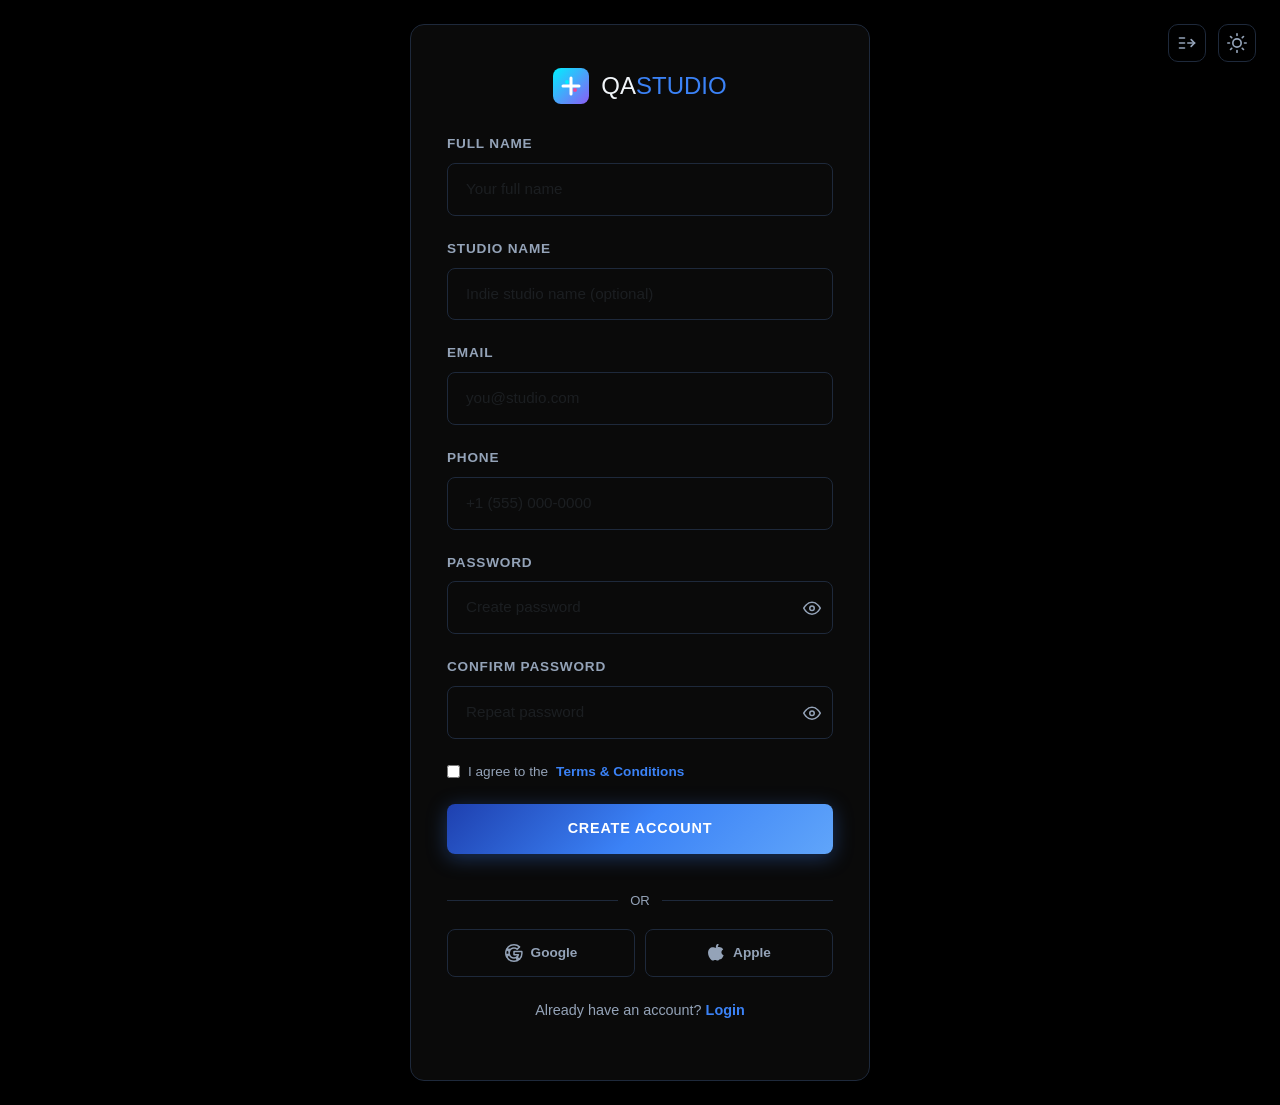
<file: register.html>
<!DOCTYPE html>
<html lang="en" data-theme="dark" dir="ltr">

<head>
  <meta charset="UTF-8">
  <meta name="viewport" content="width=device-width, initial-scale=1.0">
  <title>Register — QA Studio</title>
  <link rel="icon" type="image/png" href="favicon.png">
  <link href="https://cdn.jsdelivr.net/npm/bootstrap@5.3.2/dist/css/bootstrap.min.css" rel="stylesheet">
  <link rel="stylesheet" href="css/main.css">
</head>

<body class="auth-page">
  <div class="auth-card">
    <div class="auth-top-icons">
      <button class="icon-btn" id="rtl-toggle" title="Toggle RTL" aria-label="Toggle RTL">
        <svg xmlns="http://www.w3.org/2000/svg" width="20" height="20" viewBox="0 0 24 24" fill="none"
          stroke="currentColor" stroke-width="2" stroke-linecap="round" stroke-linejoin="round">
          <path d="M21 12h-8" />
          <path d="M21 12l-4-4" />
          <path d="M21 12l-4 4" />
          <path d="M3 6h6" />
          <path d="M3 12h6" />
          <path d="M3 18h6" />
        </svg>
      </button>
      <button class="icon-btn" id="theme-toggle" title="Toggle Theme" aria-label="Toggle Theme">
        <svg xmlns="http://www.w3.org/2000/svg" width="20" height="20" viewBox="0 0 24 24" fill="none"
          stroke="currentColor" stroke-width="2" stroke-linecap="round" stroke-linejoin="round">
          <circle cx="12" cy="12" r="5" />
          <path
            d="M12 1v2M12 21v2M4.22 4.22l1.42 1.42M18.36 18.36l1.42 1.42M1 12h2M21 12h2M4.22 19.78l1.42-1.42M18.36 5.64l1.42-1.42" />
        </svg>
      </button>
    </div>

    <a href="index.html" class="auth-logo" style="text-decoration:none;">
      <svg class="brand-icon" viewBox="0 0 36 36" fill="none" xmlns="http://www.w3.org/2000/svg"
        style="width:36px; height:36px; margin-right:12px;">
        <rect width="36" height="36" rx="8" fill="url(#bh1_auth_r)" />
        <path d="M10 18h16M18 10v16" stroke="#fff" stroke-width="3" stroke-linecap="round" />
        <circle cx="14" cy="14" r="2" fill="#00f0ff" />
        <circle cx="22" cy="22" r="2" fill="#ec4899" />
        <defs>
          <linearGradient id="bh1_auth_r" x1="0" y1="0" x2="36" y2="36" gradientUnits="userSpaceOnUse">
            <stop stop-color="#00f0ff" />
            <stop offset="1" stop-color="#8b5cf6" />
          </linearGradient>
        </defs>
      </svg>
      QA<span>STUDIO</span>
    </a>

    <form onsubmit="event.preventDefault(); window.location.href='dashboard.html';">
      <div class="form-group">
        <label class="form-label">Full Name</label>
        <input type="text" class="form-control" placeholder="Your full name" required>
      </div>
      <div class="form-group">
        <label class="form-label">Studio Name</label>
        <input type="text" class="form-control" placeholder="Indie studio name (optional)">
      </div>
      <div class="form-group">
        <label class="form-label">Email</label>
        <input type="email" class="form-control" placeholder="you@studio.com" required>
      </div>
      <div class="form-group">
        <label class="form-label">Phone</label>
        <input type="tel" class="form-control" placeholder="+1 (555) 000-0000">
      </div>
      <div class="form-group">
        <label class="form-label">Password</label>
        <div class="password-wrap">
          <input type="password" class="form-control" placeholder="Create password" required>
          <button type="button" class="password-toggle" aria-label="Toggle password visibility">
            <svg xmlns="http://www.w3.org/2000/svg" width="18" height="18" viewBox="0 0 24 24" fill="none"
              stroke="currentColor" stroke-width="2" stroke-linecap="round" stroke-linejoin="round">
              <path d="M1 12s4-8 11-8 11 8 11 8-4 8-11 8-11-8-11-8z" />
              <circle cx="12" cy="12" r="3" />
            </svg>
          </button>
        </div>
      </div>
      <div class="form-group">
        <label class="form-label">Confirm Password</label>
        <div class="password-wrap">
          <input type="password" class="form-control" placeholder="Repeat password" required>
          <button type="button" class="password-toggle" aria-label="Toggle password visibility">
            <svg xmlns="http://www.w3.org/2000/svg" width="18" height="18" viewBox="0 0 24 24" fill="none"
              stroke="currentColor" stroke-width="2" stroke-linecap="round" stroke-linejoin="round">
              <path d="M1 12s4-8 11-8 11 8 11 8-4 8-11 8-11-8-11-8z" />
              <circle cx="12" cy="12" r="3" />
            </svg>
          </button>
        </div>
      </div>
      <div style="margin-bottom:22px;font-size:0.85rem;">
        <label class="auth-options" style="display:flex;align-items:center;gap:8px;color:var(--text-muted);cursor:pointer;">
          <input type="checkbox" style="accent-color:var(--accent-cyan);" required> I agree to the <a href="#"
            style="color:var(--accent-cyan);font-weight:600;">Terms &amp; Conditions</a>
      </div>
      <button type="submit" class="btn btn-primary" style="width:100%;margin-bottom:18px;">Create Account</button>
    </form>

    <div class="auth-divider"><span>OR</span></div>

    <div class="social-login">
      <button class="social-btn" onclick="window.location.href='dashboard.html'">
        <svg xmlns="http://www.w3.org/2000/svg" width="18" height="18" viewBox="0 0 24 24" fill="none"
          stroke="currentColor" stroke-width="2" stroke-linecap="round" stroke-linejoin="round">
          <path
            d="M22.56 12.25c0-.78-.07-1.53-.2-2.25H12v4.26h5.92a5.06 5.06 0 0 1-2.2 3.32v2.77h3.57c2.08-1.92 3.28-4.74 3.28-8.1z" />
          <path
            d="M12 23c2.97 0 5.46-.98 7.28-2.66l-3.57-2.77c-.98.66-2.23 1.06-3.71 1.06-2.86 0-5.29-1.93-6.16-4.53H2.18v2.84C3.99 20.53 7.7 23 12 23z" />
          <path
            d="M5.84 14.09c-.22-.66-.35-1.36-.35-2.09s.13-1.43.35-2.09V7.07H2.18C1.43 8.55 1 10.22 1 12s.43 3.45 1.18 4.93l2.85-2.22.81-.62z" />
          <path
            d="M12 5.38c1.62 0 3.06.56 4.21 1.64l3.15-3.15C17.45 2.09 14.97 1 12 1 7.7 1 3.99 3.47 2.18 7.07l3.66 2.84c.87-2.6 3.3-4.53 6.16-4.53z" />
        </svg>
        Google
      </button>
      <button class="social-btn" onclick="window.location.href='dashboard.html'">
        <svg xmlns="http://www.w3.org/2000/svg" width="18" height="18" viewBox="0 0 24 24" fill="currentColor">
          <path
            d="M17.05 20.28c-.98.95-2.05 1.72-3.21 1.72-1.14 0-1.55-.71-2.91-.71-1.37 0-1.83.7-2.91.7-1.12 0-2.31-.83-3.25-1.76-1.92-1.89-3.39-5.34-3.39-8.4 0-4.99 3.25-7.63 6.34-7.63 1.62 0 3.03.85 3.93.85.87 0 2.58-.9 4.39-.9 1.9 0 4.29.98 5.6 3.04-3.52 2.1-2.96 6.3.56 7.76-1.07 2.6-2.6 5.35-4.39 5.35zm-2.88-16.71c.79-.97 1.33-2.31 1.33-3.57 0-.18-.02-.35-.06-.5-.95.04-2.1.64-2.78 1.43-.61.7-.85 1.83-.85 3.03 0 .19.03.37.07.51.13.02.26.03.39.03.88 0 1.9-.47 2.66-.96z" />
        </svg>
        Apple
      </button>

    </div>

    <p style="text-align:center;margin-top:22px;font-size:0.9rem;color:var(--text-muted);">
      Already have an account? <a href="login.html" style="font-weight:600;">Login</a>
    </p>


  </div>
  </div>

  <script src="https://code.jquery.com/jquery-3.7.1.min.js"></script>
  <script src="js/main.js"></script>
</body>

</html>
</file>
<file: css/main.css>
/* ========================================
   Freelance Video Game QA Tester
   Main Stylesheet — Premium Cyberpunk UI
   ======================================== */

/* ---------- CSS Variables ---------- */
:root {
  --font-main: 'Segoe UI', 'Roboto', 'Helvetica Neue', Arial, sans-serif;
  --font-heading: 'Orbitron', 'Segoe UI', sans-serif;

  /* Light Mode */
  --bg-body: #f0f9ff;
  --bg-card: #ffffff;
  --bg-header: rgba(240,249,255,0.92);
  --bg-footer: #0c4a6e;
  --text-main: #000000;
  --text-muted: #111827;
  --border-color: #e0f2fe;

  --accent-cyan: #0EA5E9;
  --accent-purple: #7c3aed;
  --accent-pink: #ec4899;
  --accent-blue: #0284c7;
  --accent-green: #22c55e;
  --accent-gradient: linear-gradient(135deg, #0EA5E9 0%, #38bdf8 50%, #7dd3fc 100%);

  --radius: 14px;
  --radius-sm: 8px;
  --transition: all 0.35s cubic-bezier(0.4,0,0.2,1);
  --shadow-sm: 0 2px 8px rgba(0,0,0,0.06);
  --shadow-md: 0 8px 30px rgba(0,0,0,0.08);
  --shadow-lg: 0 16px 50px rgba(0,0,0,0.12);
  --neon-glow-cyan: 0 0 20px rgba(14,165,233,0.6), 0 0 40px rgba(14,165,233,0.4);
  --neon-glow-purple: 0 0 20px rgba(124,58,237,0.6), 0 0 40px rgba(124,58,237,0.4);
  --shadow-glow: 0 0 20px rgba(14,165,233,0.3);
}

[data-theme="dark"] {
  --bg-body: #000000;
  --bg-card: #0a0a0a;
  --bg-header: rgba(10,10,10,0.92);
  --bg-footer: #000000;
  --text-main: #f1f5f9;
  --text-muted: #94a3b8;
  --border-color: #1e293b;

  --accent-cyan: #3b82f6;
  --accent-purple: #6366f1;
  --accent-pink: #f472b6;
  --accent-blue: #2563eb;
  --accent-green: #22c55e;
  --accent-gradient: linear-gradient(135deg, #1e40af 0%, #3b82f6 50%, #60a5fa 100%);

  --shadow-sm: 0 2px 8px rgba(0,0,0,0.15);
  --shadow-md: 0 8px 30px rgba(0,0,0,0.2);
  --shadow-lg: 0 16px 50px rgba(0,0,0,0.25);
  --neon-glow-cyan: 0 0 20px rgba(14,165,233,0.6), 0 0 40px rgba(14,165,233,0.4);
  --neon-glow-purple: 0 0 20px rgba(124,58,237,0.6), 0 0 40px rgba(124,58,237,0.4);
  --shadow-glow: 0 0 20px rgba(14,165,233,0.3);
}

/* ---------- Base ---------- */
*,*::before,*::after { box-sizing:border-box; margin:0; padding:0; }
html { scroll-behavior:smooth; }
body {
  font-family: var(--font-main);
  background: var(--bg-body);
  color: var(--text-main);
  transition: background .4s, color .4s;
  overflow-x:hidden;
  line-height:1.6;
}
h1,h2,h3,h4,h5,h6 { font-family: var(--font-heading); font-weight:700; letter-spacing:0.5px; }
a { text-decoration:none; color: var(--accent-cyan); transition: var(--transition); }
a:hover { color: var(--accent-purple); }
img { max-width:100%; display:block; }
ul,ol { list-style:none; }

/* ---------- Scrollbar ---------- */
::-webkit-scrollbar { width:8px; }
::-webkit-scrollbar-track { background: var(--bg-body); }
::-webkit-scrollbar-thumb { background: var(--accent-purple); border-radius:4px; }

/* ---------- Utility ---------- */
.text-gradient {
  background: var(--accent-gradient);
  -webkit-background-clip:text;
  -webkit-text-fill-color:transparent;
  background-clip:text;
  background-clip: text;
}
.glass {
  background: rgba(255,255,255,0.06);
  backdrop-filter: blur(16px);
  -webkit-backdrop-filter: blur(16px);
  border:1px solid rgba(255,255,255,0.08);
}
[data-theme="light"] .glass {
  background: rgba(255,255,255,0.72);
  border:1px solid rgba(0,0,0,0.06);
}
.neon-border {
  border:1px solid var(--accent-cyan);
  box-shadow: var(--neon-glow-cyan);
}
.neon-text {
  text-shadow: var(--neon-glow-cyan);
}

/* ---------- Buttons ---------- */
.btn {
  display:inline-flex; align-items:center; justify-content:center; gap:8px;
  font-family: var(--font-heading); font-weight:700; font-size:0.9rem;
  padding:14px 32px; border-radius: var(--radius-sm); border:none;
  cursor:pointer; transition: var(--transition); letter-spacing:0.8px;
  text-transform:uppercase; white-space:nowrap;
}
.btn-primary {
  background: var(--accent-gradient);
  color:#fff;
  box-shadow: 0 4px 20px rgba(59,130,246,0.35);
}
.btn-primary:hover {
  transform:translateY(-2px);
  box-shadow: 0 8px 30px rgba(59,130,246,0.5), var(--neon-glow-cyan);
  color:#fff;
}
.btn-secondary {
  background:transparent;
  color: var(--accent-cyan);
  border:2px solid var(--accent-cyan);
  box-shadow: var(--neon-glow-cyan);
}
.btn-secondary:hover {
  background: var(--accent-cyan); color:#000;
  box-shadow: 0 0 20px rgba(59,130,246,0.6);
}
[data-theme="light"] .btn-secondary {
  color: var(--accent-purple);
  border-color: var(--accent-purple);
  box-shadow: var(--neon-glow-purple);
}
[data-theme="light"] .btn-secondary:hover {
  background: var(--accent-purple);
  color: #fff;
}
/* Ensure hero buttons stay cyan in light mode since hero is always dark */
/* Note: Special hero button overrides removed as hero now forces dark variables */

/* ---------- Header ---------- */
.site-header {
  position:fixed; top:0; left:0; width:100%; z-index:1040;
  background: var(--bg-header);
  backdrop-filter: blur(12px);
  -webkit-backdrop-filter: blur(12px);
  border-bottom:1px solid var(--border-color);
  transition: var(--transition);
}
.site-header.scrolled {
  box-shadow: var(--shadow-md);
  border-bottom-color: rgba(0,240,255,0.15);
}
.header-inner {
  display:flex; align-items:center; justify-content:space-between;
  max-width:1400px; margin:0 auto; padding:0 24px; height:70px;
}
.brand {
  display:flex; align-items:center;
  font-family: var(--font-heading); font-weight:700; font-size:1.35rem;
  color: var(--text-main); letter-spacing:1px;
}
.brand span { color: var(--accent-cyan); }
.brand-icon { width:36px; height:36px; margin-right:12px; }
.brand-image { width:36px; height:36px; margin-right:12px; border-radius:8px; object-fit:cover; }
.desktop-nav {
  display:flex; align-items:center; gap:6px;
}
.desktop-nav a {
  display:flex; align-items:center; gap:6px;
  padding:8px 14px; border-radius: var(--radius-sm);
  font-size:0.82rem; font-weight:600; color: var(--text-muted);
  text-transform:uppercase; letter-spacing:0.6px;
}
.desktop-nav a:hover, .desktop-nav a.active {
  background: var(--accent-cyan);
  color: #fff;
  box-shadow: var(--shadow-sm);
  border: 1px solid var(--accent-cyan);
}

/* Icon buttons */
.icon-btn {
  display:inline-flex; align-items:center; justify-content:center;
  width:38px; height:38px; border-radius:10px; border:1px solid var(--border-color);
  background:transparent; color: var(--text-muted); cursor:pointer;
  transition: var(--transition); font-size:1.1rem;
}
.icon-btn:hover { 
  color: var(--accent-cyan); 
  border-color: var(--accent-cyan); 
  background: rgba(34,211,238,0.1); 
  box-shadow: var(--shadow-sm);
}
.icon-btn svg { width:20px; height:20px; }

.nav-cta-group { display:flex; align-items:center; gap:10px; margin-left:8px; }

/* Mobile */
.hamburger { display:none; flex-direction:column; gap:5px; cursor:pointer; z-index:1050; }
.hamburger span { display:block; width:26px; height:2px; background: var(--text-main); transition:.3s; border-radius:2px; }
.hamburger.active span:nth-child(1){ transform:rotate(45deg) translate(5px,5px); }
.hamburger.active span:nth-child(2){ opacity:0; }
.hamburger.active span:nth-child(3){ transform:rotate(-45deg) translate(5px,-5px); }

.mobile-drawer {
  position:fixed; top:0; right:-100%; width:320px; max-width:85vw; height:100vh;
  background: var(--bg-card); z-index:1045; padding:90px 28px 28px;
  transition:right .4s cubic-bezier(.4,0,.2,1);
  border-left:1px solid var(--border-color);
  overflow-y:auto;
}
.mobile-drawer.open { right:0; }
.mobile-drawer-overlay {
  position:fixed; inset:0; background:rgba(0,0,0,0.5); z-index:1042;
  opacity:0; pointer-events:none; transition:opacity .3s;
}
.mobile-drawer-overlay.open { opacity:1; pointer-events:auto; }

.mobile-nav a {
  display:block; padding:14px 0; border-bottom:1px solid var(--border-color);
  font-weight:600; color: var(--text-main); font-size:1rem;
}
.mobile-nav a:hover, .mobile-nav a.active { 
  color: var(--accent-cyan); 
  padding-left: 12px; 
}
.mobile-nav a.active {
  background: rgba(34,211,238,0.05);
  border-left: 3px solid var(--accent-cyan);
}
.mobile-nav .btn { width:100%; margin-top:12px; justify-content:center; }
.mobile-icons { display:flex; gap:10px; margin:18px 0; flex-wrap:wrap; }
.mobile-icons .icon-btn { width:42px; height:42px; }

@media(max-width:1100px){
  .desktop-nav, .nav-cta-group { display:none; }
  .hamburger { display:flex; }
}

/* ---------- Footer ---------- */
.site-footer {
  /* Force Dark Mode Variables for Footer */
  --bg-footer: #000000;
  --bg-card: #0a0a0a;
  --text-main: #f1f5f9;
  --text-muted: #94a3b8;
  --border-color: #1e293b;
  --accent-cyan: #3b82f6;

  background: var(--bg-footer);
  color: var(--text-main);
  border-top:1px solid var(--border-color);
  padding:80px 24px 40px;
}
.footer-inner { max-width:1300px; margin:0 auto; }
.footer-grid {
  display:grid; grid-template-columns:2fr 1fr 1fr 1.5fr; gap:40px; margin-bottom:50px;
  align-items: start;
}
.footer-desc { line-height:1.7; margin-bottom:20px; color: #cbd5e1; font-size:0.92rem; }
@media(max-width:992px){ .footer-grid{ grid-template-columns:1fr 1fr; } }
@media(max-width:768px){
  .footer-bottom {
    flex-direction: column;
    text-align: center;
    gap: 12px;
    padding-bottom: 20px;
  }
}
@media(max-width:576px){ 
  .footer-grid{ grid-template-columns:1fr; text-align: center; } 
  .footer-socials { justify-content: center; }
  .footer-brand { justify-content: center; }
  .footer-newsletter { max-width: 400px; margin-left: auto; margin-right: auto; }
}

.footer-brand { 
  display: flex; 
  align-items: center; 
  font-family: var(--font-heading); 
  font-weight: 700;
  font-size: 1.35rem; 
  color: #fff; 
  margin-bottom: 14px; 
  text-decoration: none; 
  letter-spacing: 1px;
}
.footer-brand span { 
  color: var(--accent-cyan); 
}
.footer-desc { line-height:1.7; margin-bottom:20px; }
.footer-socials { display:flex; gap:12px; }
.footer-socials a {
  width:38px; height:38px; border-radius:10px; display:flex; align-items:center; justify-content:center;
  border:1px solid var(--border-color); color: var(--text-muted); transition:var(--transition);
}
.footer-socials a:hover { border-color: var(--accent-cyan); color: var(--accent-cyan); box-shadow:var(--neon-glow-cyan); }

.footer-title { font-family: var(--font-heading); color:#fff; font-size:1rem; margin-bottom:18px; letter-spacing:1px; }
.footer-links { margin-top: 16px; padding: 0; list-style: none; }
.footer-links li { margin-bottom:10px; }
.footer-links a { color: var(--text-muted); font-size:0.9rem; }
.footer-links a:hover { color: #fff; padding-left:4px; }

.footer-newsletter { margin-top: 16px; }
.footer-newsletter input {
  width:100%; padding:12px 16px; border-radius: var(--radius-sm);
  border:1px solid var(--border-color); background: var(--bg-card);
  color: var(--text-main); margin-bottom:10px; outline:none;
}
.footer-newsletter input:focus { border-color: var(--accent-cyan); box-shadow:var(--neon-glow-cyan); }
.footer-newsletter .btn { width:100%; padding:12px; font-size:0.8rem; }

.footer-bottom {
  display:flex; align-items:center; justify-content:space-between;
  border-top:1px solid var(--border-color); padding-top:22px; font-size:0.82rem;
  gap: 20px;
  flex-wrap: wrap;
}
@media (min-width: 769px) {
  .footer-bottom {
    padding-right: 80px; /* Room for back-to-top button */
  }
}

/* ---------- Sections Common ---------- */
.section { padding:100px 24px; position:relative; }
.section-inner { max-width:1300px; margin:0 auto; }
.section-title {
  font-size:2.4rem; text-align:center; margin-bottom:16px;
  text-transform:uppercase; letter-spacing:2px;
}
.section-subtitle {
  text-align:center; color: var(--text-muted); max-width:650px; margin:0 auto 60px;
  font-size:1.05rem;
}

/* ---------- Parallax ---------- */
.parallax-bg {
  position:absolute; inset:0; z-index:0;
  background-attachment:fixed;
  background-position:center; background-size:cover;
  opacity:0.18;
}
[data-theme="light"] .parallax-bg { opacity:0.08; }
.parallax-content { position:relative; z-index:1; }

/* ---------- Hero ---------- */
.hero {
  min-height: 100vh;
  display: flex;
  align-items: center;
  justify-content: center;
  text-align: center;
  position: relative;
  overflow: hidden;
  padding-top: 90px;
  
  /* Force Dark Mode Variables for Hero Section */
  --bg-body: #000000;
  --bg-card: #0a0a0a;
  --text-main: #f1f5f9;
  --text-muted: #94a3b8;
  --border-color: #1e293b;
  --accent-cyan: #3b82f6;
  --accent-purple: #6366f1;
  --accent-pink: #f472b6;
  --accent-blue: #2563eb;
  --accent-gradient: linear-gradient(135deg, #1e40af 0%, #3b82f6 50%, #60a5fa 100%);
  --neon-glow-cyan: 0 0 20px rgba(14,165,233,0.6), 0 0 40px rgba(14,165,233,0.4);
  --neon-glow-purple: 0 0 20px rgba(124,58,237,0.6), 0 0 40px rgba(124,58,237,0.4);
  color: var(--text-main);
}

@keyframes hero-zoom {
  0% { transform: scale(1); }
  100% { transform: scale(1.1); }
}

.hero-bg {
  position: absolute;
  inset: 0;
  z-index: 0;
  background-size: cover;
  background-position: center;
  background-attachment: fixed;
  animation: hero-zoom 20s infinite alternate linear;
}

.hero-overlay {
  position: absolute;
  inset: 0;
  z-index: 1;
  background: linear-gradient(180deg, rgba(5, 5, 8, 0.3) 0%, #000000 100%);
}
.hero-content { position:relative; z-index:2; max-width:900px; padding:0 20px; }
.hero-label {
  display:inline-block; padding:6px 18px; border-radius:30px;
  border:1px solid var(--accent-cyan); color: var(--accent-cyan);
  font-size:0.78rem; font-weight:700; text-transform:uppercase; letter-spacing:1.5px;
  margin-bottom:24px; box-shadow: var(--neon-glow-cyan);
}
.hero h1 {
  font-size:clamp(2.2rem,5.5vw,4.2rem); line-height:1.1; margin-bottom:22px;
}
.hero p {
  font-size:1.15rem; color: var(--text-muted); max-width:640px; margin:0 auto 36px;
}
.hero-buttons { display:flex; gap:16px; justify-content:center; flex-wrap:wrap; }

/* Floating particles canvas */
#particles-canvas {
  position:absolute; inset:0; z-index:1; pointer-events:none;
}

/* ---------- Trust Bar ---------- */
.trust-bar {
  background: rgba(240,249,255,0.9);
  backdrop-filter: blur(10px);
  border-bottom: 1px solid var(--border-color);
  padding: 15px 0;
  position: relative;
  z-index: 10;
}
.trust-bar-inner {
  max-width: 1300px;
  margin: 0 auto;
  display: flex;
  justify-content: center;
  align-items: center;
  gap: 60px;
  padding: 0 24px;
}
.trust-item {
  display: flex;
  align-items: center;
  gap: 12px;
  font-family: var(--font-heading);
  font-size: 0.8rem;
  font-weight: 700;
  color: #000000;
  text-transform: uppercase;
  letter-spacing: 1.5px;
}
.trust-item i, .trust-item svg {
  color: var(--accent-cyan);
  filter: drop-shadow(var(--neon-glow-cyan));
}

@media (max-width: 992px) {
  .trust-bar-inner { gap: 30px; flex-wrap: wrap; }
}
@media (max-width: 576px) {
  .trust-bar { padding: 20px 0; }
  .trust-bar-inner { flex-direction: column; gap: 15px; }
}

/* ---------- CTA Section ---------- */
.cta-section {
  background: var(--accent-gradient);
  color: #fff;
  text-align: center;
  position: relative;
  overflow: hidden;
  padding: 100px 24px;
  border-top: 1px solid rgba(255,255,255,0.1);
}
.cta-section::before {
  content: '';
  position: absolute;
  inset: 0;
  background: rgba(5, 5, 8, 0.4);
  z-index: 0;
}
.cta-section .section-inner {
  position: relative;
  z-index: 1;
}
.cta-section h2 {
  color: #fff;
  margin-bottom: 20px;
}
.cta-section p {
  max-width: 700px;
  margin: 0 auto 40px;
  font-size: 1.15rem;
  opacity: 0.9;
}
.cta-buttons {
  display: flex;
  gap: 20px;
  justify-content: center;
  align-items: center;
  flex-wrap: wrap;
  width: 100%;
}
.cta-buttons .btn-white {
  background: #fff;
  color: var(--accent-purple);
  box-shadow: 0 10px 30px rgba(0,0,0,0.15);
}
.cta-buttons .btn-white:hover {
  transform: translateY(-3px);
  box-shadow: 0 15px 40px rgba(0,0,0,0.25);
  background: #f8f9fa;
}
.cta-buttons .btn-outline-white {
  background: transparent;
  border: 2px solid #fff;
  color: #fff;
}
.cta-buttons .btn-outline-white:hover {
  background: #fff;
  color: var(--accent-purple);
}

/* ---------- Auth Badges ---------- */
.auth-badges {
  display: flex;
  justify-content: center;
  gap: 18px;
  margin-top: 25px;
  padding-top: 20px;
  border-top: 1px solid var(--border-color);
}
.auth-badge {
  display: flex;
  align-items: center;
  gap: 6px;
  font-size: 0.65rem;
  font-weight: 700;
  color: var(--text-muted);
  text-transform: uppercase;
  letter-spacing: 0.5px;
}
.auth-badge svg {
  width: 14px;
  height: 14px;
  color: var(--accent-cyan);
}

/* ---------- Cards ---------- */
.card-grid { display:grid; gap:24px; }
.card {
  background: var(--bg-card);
  border:1px solid var(--border-color);
  border-radius: var(--radius);
  padding:32px;
  transition: var(--transition);
  position:relative; overflow:hidden;
}
.card:hover {
  transform:translateY(-6px);
  box-shadow: var(--shadow-lg), var(--shadow-glow);
  border-color: rgba(59,130,246,0.3);
}
.card-icon {
  width:52px; height:52px; border-radius:14px;
  display:flex; align-items:center; justify-content:center;
  background: rgba(59,130,246,0.1); color: var(--accent-cyan);
  margin-bottom:20px; font-size:1.4rem;
  box-shadow: var(--neon-glow-cyan);
}
.card h3, .card h4 { font-size:1.15rem; margin-bottom:10px; color: var(--text-main); }
.card p { color: var(--text-muted); font-size:0.92rem; line-height:1.6; }

.card-image {
  width: 100%;
  height: 180px;
  object-fit: cover;
  border-radius: var(--radius-sm);
  margin-bottom: 20px;
  border: 1px solid rgba(0,240,255,0.1);
  box-shadow: var(--shadow-sm);
}

.workflow-image {
  width: 80px;
  height: 80px;
  object-fit: cover;
  border-radius: 50%;
  margin: 0 auto 20px;
  border: 2px solid var(--accent-cyan);
  box-shadow: var(--neon-glow-cyan);
  display: block;
}

/* ---------- Project Badges ---------- */
.project-badge {
  display: inline-block;
  font-size: 0.72rem;
  font-weight: 700;
  padding: 4px 10px;
  border-radius: 6px;
  letter-spacing: 0.5px;
  text-transform: uppercase;
}
[data-theme="dark"] .project-badge {
  background: rgba(0, 240, 255, 0.1);
  color: var(--accent-cyan);
  border: 1px solid rgba(0, 240, 255, 0.3);
}
[data-theme="light"] .project-badge {
  background: rgba(139, 92, 246, 0.08);
  color: var(--accent-purple);
  border: 1px solid rgba(139, 92, 246, 0.3);
}

/* ---------- Genre & Platform Cards ---------- */
.genre-grid {
  display: grid;
  grid-template-columns: repeat(auto-fit, minmax(280px, 1fr));
  gap: 24px;
  margin-bottom: 40px;
}

.genre-card {
  position: relative;
  border-radius: var(--radius-md);
  overflow: hidden;
  background: var(--card-bg);
  border: 1px solid rgba(0,240,255,0.1);
  box-shadow: var(--shadow-md);
  transition: all 0.3s cubic-bezier(0.4, 0, 0.2, 1);
  cursor: pointer;
}

.genre-card:hover {
  transform: translateY(-8px) scale(1.02);
  box-shadow: 0 20px 40px rgba(0,240,255,0.15), 0 0 20px rgba(0,240,255,0.1);
  border-color: rgba(0,240,255,0.3);
}

.genre-image {
  width: 100%;
  height: 200px;
  object-fit: cover;
  transition: transform 0.3s ease;
}

.genre-card:hover .genre-image {
  transform: scale(1.1);
}

.genre-overlay {
  position: absolute;
  bottom: 0;
  left: 0;
  right: 0;
  padding: 20px;
  background: linear-gradient(to top, rgba(0,0,0,0.9), rgba(0,0,0,0.7), transparent);
  color: white;
}

.genre-overlay h4 {
  font-size: 1.2rem;
  font-weight: 600;
  margin-bottom: 6px;
  color: #00f0ff;
}

.genre-overlay p {
  font-size: 0.9rem;
  opacity: 0.9;
  margin: 0;
}

.platform-grid {
  display: grid;
  grid-template-columns: repeat(auto-fit, minmax(280px, 1fr));
  gap: 24px;
}

.platform-card {
  position: relative;
  border-radius: var(--radius-md);
  overflow: hidden;
  background: var(--card-bg);
  border: 1px solid rgba(139,92,246,0.1);
  box-shadow: var(--shadow-md);
  transition: all 0.3s cubic-bezier(0.4, 0, 0.2, 1);
  cursor: pointer;
}

.platform-card:hover {
  transform: translateY(-8px) scale(1.02);
  box-shadow: 0 20px 40px rgba(139,92,246,0.15), 0 0 20px rgba(139,92,246,0.1);
  border-color: rgba(139,92,246,0.3);
}

.platform-image {
  width: 100%;
  height: 200px;
  object-fit: cover;
  transition: transform 0.3s ease;
}

.platform-card:hover .platform-image {
  transform: scale(1.1);
}

.platform-overlay {
  position: absolute;
  bottom: 0;
  left: 0;
  right: 0;
  padding: 20px;
  background: linear-gradient(to top, rgba(0,0,0,0.9), rgba(0,0,0,0.7), transparent);
  color: white;
}

.platform-overlay h4 {
  font-size: 1.2rem;
  font-weight: 600;
  margin-bottom: 6px;
  color: #8b5cf6;
}

.platform-overlay p {
  font-size: 0.9rem;
  opacity: 0.9;
  margin: 0;
}

/* Animation delays for reveal */
.genre-card:nth-child(1) { animation-delay: 0.1s; }
.genre-card:nth-child(2) { animation-delay: 0.2s; }
.genre-card:nth-child(3) { animation-delay: 0.3s; }
.genre-card:nth-child(4) { animation-delay: 0.4s; }
.genre-card:nth-child(5) { animation-delay: 0.5s; }
.genre-card:nth-child(6) { animation-delay: 0.6s; }
.genre-card:nth-child(7) { animation-delay: 0.7s; }
.genre-card:nth-child(8) { animation-delay: 0.8s; }

.platform-card:nth-child(1) { animation-delay: 0.1s; }
.platform-card:nth-child(2) { animation-delay: 0.2s; }
.platform-card:nth-child(3) { animation-delay: 0.3s; }
.platform-card:nth-child(4) { animation-delay: 0.4s; }
.platform-card:nth-child(5) { animation-delay: 0.5s; }
.platform-card:nth-child(6) { animation-delay: 0.6s; }
.platform-card:nth-child(7) { animation-delay: 0.7s; }
.platform-card:nth-child(8) { animation-delay: 0.8s; }

/* ---------- Glass Cards (Home 2) ---------- */
.glass-card {
  background: rgba(15,17,26,0.55);
  backdrop-filter: blur(20px);
  -webkit-backdrop-filter: blur(20px);
  border:1px solid rgba(0,240,255,0.12);
  border-radius: var(--radius);
  padding:32px;
  transition: var(--transition);
}
[data-theme="light"] .glass-card {
  background: rgba(255,255,255,0.72);
  border:1px solid rgba(0,0,0,0.06);
}
.glass-card:hover {
  border-color: var(--accent-cyan);
  box-shadow: var(--neon-glow-cyan), var(--shadow-lg);
  transform:translateY(-4px);
}

/* ---------- Metrics / Counters ---------- */
.metric-grid { display:grid; grid-template-columns:repeat(4,1fr); gap:24px; }
.metric-box {
  text-align:center; padding:36px 20px; border-radius: var(--radius);
  background: var(--bg-card); border:1px solid var(--border-color);
  transition: var(--transition);
}
.metric-box:hover { border-color: var(--accent-cyan); box-shadow:var(--shadow-glow); }
.metric-number {
  font-family: var(--font-heading); font-size:2.6rem; font-weight:700;
  background: var(--accent-gradient);
  -webkit-background-clip:text; -webkit-text-fill-color:transparent;
  background-clip:text; background-clip: text;
  margin-bottom:6px;
}
.metric-label { font-size:0.85rem; color: var(--text-muted); text-transform:uppercase; letter-spacing:1px; }
@media(max-width:768px){ .metric-grid{ grid-template-columns:repeat(2,1fr); } }

/* ---------- Pricing Cards ---------- */
.pricing-grid { 
  display:grid; 
  grid-template-columns:repeat(4,1fr); 
  gap:24px; 
  align-items: stretch;
}
.pricing-card {
  background: var(--bg-card); 
  border:1px solid var(--border-color);
  border-radius: var(--radius); 
  transition: var(--transition); 
  position:relative; 
  overflow:hidden;
  display: flex;
  flex-direction: column;
  height: 100%;
}
.pricing-card:hover { transform:translateY(-6px); box-shadow:var(--shadow-lg); }
.pricing-card.popular {
  border-color: var(--accent-purple);
  box-shadow: var(--neon-glow-purple);
}
.pricing-card .popular-badge {
  position:absolute; top:0; left:0; right:0;
  background: var(--accent-gradient); color:#fff;
  font-size:0.7rem; font-weight:700; text-transform:uppercase;
  padding:6px; letter-spacing:1.5px;
}
.pricing-content {
  padding:36px 28px 20px;
  text-align:center;
  flex: 1;
  display: flex;
  flex-direction: column;
}
.pricing-footer {
  padding: 0 28px 28px;
  margin-top: auto;
}
.pricing-card h3 { font-size:1.1rem; margin-bottom:8px; }
.pricing-card .price {
  font-family: var(--font-heading); font-size:2.2rem; font-weight:700;
  margin-bottom:6px; color: var(--text-main);
}
.pricing-card .price span { font-size:0.85rem; color: var(--text-muted); font-weight:400; }
.pricing-card ul { 
  text-align:left; 
  margin:20px 0; 
  flex: 1;
}
.pricing-card ul li {
  padding:8px 0; border-bottom:1px solid var(--border-color);
  font-size:0.9rem; color: var(--text-muted); display:flex; align-items:center; gap:8px;
}
.pricing-card ul li::before {
  content:""; display:inline-block; width:6px; height:6px; border-radius:50%;
  background: var(--accent-cyan); box-shadow:var(--neon-glow-cyan);
}
@media(max-width:1100px){ .pricing-grid{ grid-template-columns:repeat(2,1fr); } }
@media(max-width:576px){ .pricing-grid{ grid-template-columns:1fr; } }

/* Mobile & Tablet Centering */
@media(max-width:768px){
  .section-inner { text-align: center; }
  .card { text-align: center; }
  .timeline-item { text-align: center; }
  .timeline-item h4 { text-align: center !important; }
  .timeline-item p { text-align: center !important; }
  .pricing-card { text-align: center; }
  .pricing-card h3 { text-align: center; }
  .pricing-card .price { text-align: center; }
  .pricing-card ul { text-align: center; }
  .metric-card { text-align: center; }
  .footer-brand { text-align: center; justify-content: center; }
  .footer-grid { text-align: center; }
  .footer-links { text-align: center; }
  .footer-newsletter { text-align: center; }
  .footer-bottom { text-align: center; flex-direction: column; gap: 10px; }
}

@media(max-width:1100px) and (min-width:769px){
  .section-inner { text-align: center; }
  .card { text-align: center; }
  .timeline-item { text-align: center; }
  .timeline-item h4 { text-align: center !important; }
  .timeline-item p { text-align: center !important; }
  .pricing-card { text-align: center; }
  .pricing-card h3 { text-align: center; }
  .pricing-card .price { text-align: center; }
  .pricing-card ul { text-align: center; }
  .metric-card { text-align: center; }
  .footer-brand { text-align: center; justify-content: center; }
  .footer-grid { text-align: center; }
  .footer-links { text-align: center; }
  .footer-newsletter { text-align: center; }
  .footer-bottom { text-align: center; flex-direction: column; gap: 10px; }
}

/* ---------- Forms ---------- */
.form-control {
  width:100%; padding:14px 18px; border-radius: var(--radius-sm);
  border:1px solid var(--border-color); background: var(--bg-card);
  color: var(--text-main); font-size:0.95rem; outline:none; transition:var(--transition);
}
.form-control:focus { border-color: var(--accent-cyan); box-shadow:var(--neon-glow-cyan); }
.form-label { display:block; margin-bottom:8px; font-size:0.85rem; font-weight:600; color: var(--text-muted); text-transform:uppercase; letter-spacing:0.8px; }
.form-group { margin-bottom:22px; }

/* ---------- Timeline ---------- */
.timeline { position:relative; padding-left:30px; }
.timeline::before {
  content:""; position:absolute; left:8px; top:6px; bottom:6px; width:2px;
  background: var(--accent-gradient); border-radius:2px;
}
.timeline-item { position:relative; margin-bottom:30px; }
.timeline-item::before {
  content:""; position:absolute; left:-26px; top:6px; width:14px; height:14px;
  border-radius:50%; background: var(--bg-body); border:3px solid var(--accent-cyan);
  box-shadow:var(--neon-glow-cyan);
}
.timeline-item h4 { font-size:1rem; margin-bottom:4px; color: var(--text-main); }
.timeline-item p { font-size:0.9rem; color: var(--text-muted); }

/* ---------- FAQ ---------- */
.faq-item { border-bottom:1px solid var(--border-color); }
.faq-question {
  display:flex; align-items:center; justify-content:space-between;
  padding:22px 0; cursor:pointer; font-weight:600; color: var(--text-main);
}
.faq-answer {
  max-height:0; overflow:hidden; transition:max-height .4s ease, padding .4s ease;
  color: var(--text-muted); font-size:0.95rem;
}
.faq-item.active .faq-answer { max-height:300px; padding-bottom:22px; }
.faq-icon { transition:transform .3s; color: var(--accent-cyan); }
.faq-item.active .faq-icon { transform:rotate(180deg); }

/* ---------- Bug Report Cards (Portfolio) ---------- */
.bug-card {
  background: var(--bg-card); border:1px solid var(--border-color);
  border-radius: var(--radius); overflow:hidden; transition:var(--transition);
}
.bug-card:hover { border-color: var(--accent-pink); box-shadow:var(--shadow-lg); }
.bug-card-header { padding:18px 22px; border-bottom:1px solid var(--border-color); display:flex; align-items:center; justify-content:space-between; }
.bug-severity {
  display:inline-block; padding:4px 12px; border-radius:20px; font-size:0.7rem; font-weight:700; text-transform:uppercase; letter-spacing:1px;
}
.severity-critical { background:rgba(236,72,153,0.15); color:var(--accent-pink); border:1px solid var(--accent-pink); }
.severity-high { background:rgba(251,146,60,0.15); color:#fb923c; border:1px solid #fb923c; }
.severity-medium { background:rgba(251,191,36,0.15); color:#fbbf24; border:1px solid #fbbf24; }
.severity-low { background:rgba(34,197,94,0.15); color:#22c55e; border:1px solid #22c55e; }
.bug-card-body { padding:22px; }
.bug-card-body h4 { font-size:1rem; margin-bottom:8px; color: var(--text-main); }
.bug-card-body p { font-size:0.9rem; color: var(--text-muted); line-height:1.6; }
.bug-meta { display:flex; gap:16px; margin-top:14px; font-size:0.8rem; color: var(--text-muted); }

/* ---------- Scroll Animations ---------- */
.reveal { opacity:0; transform:translateY(40px); transition:opacity .8s ease, transform .8s ease; }
.reveal.visible { opacity:1; transform:translateY(0); }

/* ---------- RTL Support ---------- */
[dir="rtl"] .timeline { padding-left:0; padding-right:30px; }
[dir="rtl"] .timeline::before { left:auto; right:8px; }
[dir="rtl"] .timeline-item::before { left:auto; right:-26px; }
[dir="rtl"] .footer-newsletter input { text-align:right; }
[dir="rtl"] .bug-meta { direction:rtl; }

/* ---------- Auth Pages ---------- */
.auth-page {
  min-height:100vh; display:flex; align-items:center; justify-content:center;
  background: var(--bg-body); padding:24px;
}
.auth-card {
  width:100%; max-width:460px;
  background: var(--bg-card); border:1px solid var(--border-color);
  border-radius: var(--radius); padding:42px 36px;
  position:relative;
}
.auth-top-icons {
  position:fixed; top:24px; right:24px; display:flex; gap:12px; z-index:2000;
}
[dir="rtl"] .auth-top-icons { right:auto; left:24px; }
.auth-logo {
  display: flex; align-items: center; justify-content: center;
  margin-bottom: 28px;
  font-family: var(--font-heading); font-size: 1.5rem; color: var(--text-main);
  text-decoration: none;
}
.auth-logo span { color: var(--accent-cyan); }
.password-wrap { position:relative; }
.password-wrap .form-control { padding-right:44px; }
[dir="rtl"] .password-wrap .form-control { padding-right:18px; padding-left:44px; }
.password-toggle {
  position:absolute; right:12px; top:50%; transform:translateY(-50%);
  background:none; border:none; color: var(--text-muted); cursor:pointer;
}
[dir="rtl"] .password-toggle { right:auto; left:12px; }

.social-login { display:flex; gap:10px; margin:18px 0; }
.social-btn {
  flex:1; display:flex; align-items:center; justify-content:center; gap:8px;
  padding:12px; border-radius: var(--radius-sm); border:1px solid var(--border-color);
  background: var(--bg-card); color: var(--text-muted); font-weight:600; font-size:0.85rem;
  cursor:pointer; transition:var(--transition);
}
.social-btn:hover { border-color: var(--accent-cyan); color: var(--accent-cyan); }

.auth-divider {
  display:flex; align-items:center; gap:12px; margin:18px 0;
  color: var(--text-muted); font-size:0.82rem;
}
.auth-divider::before,.auth-divider::after { content:""; flex:1; height:1px; background: var(--border-color); }

/* ---------- Dashboard ---------- */
.dash-row { display: flex; gap: 24px; margin-bottom: 24px; }
.dash-row-2 { display: grid; grid-template-columns: 1fr 1fr; gap: 24px; }
.dash-row-3 { display: grid; grid-template-columns: 1fr 1fr 1fr; gap: 24px; }
.dash-main { flex: 1; padding: 24px 32px; overflow-y: auto; }
.dash-panel { background: var(--bg-card); border-radius: var(--radius); border: 1px solid var(--border-color); padding: 20px; box-shadow: var(--shadow-sm); }
.dash-panel h4 { margin: 0 0 16px 0; font-size: 1rem; color: var(--text-main); font-weight: 700; }

/* Dashboard Sections */
.dash-section {
  animation: fadeIn 0.3s ease-in-out;
}

@keyframes fadeIn {
  from { opacity: 0; transform: translateY(10px); }
  to { opacity: 1; transform: translateY(0); }
}

/* Status Badges */
.status-badge {
  font-size: 0.7rem;
  padding: 2px 8px;
  border-radius: 10px;
  font-weight: 600;
  text-transform: uppercase;
  letter-spacing: 0.5px;
}

.status-badge.status-pending {
  background: rgba(251, 191, 36, 0.1);
  color: #fbbf24;
  border: 1px solid rgba(251, 191, 36, 0.3);
}

.status-badge.status-testing {
  background: rgba(0, 240, 255, 0.1);
  color: var(--accent-cyan);
  border: 1px solid rgba(0, 240, 255, 0.3);
}

.status-badge.status-completed {
  background: rgba(34, 197, 94, 0.1);
  color: #22c55e;
  border: 1px solid rgba(34, 197, 94, 0.3);
}

/* Severity Badges */
.severity-badge {
  font-size: 0.7rem;
  padding: 2px 8px;
  border-radius: 10px;
  font-weight: 600;
  text-transform: uppercase;
  letter-spacing: 0.5px;
}

.severity-badge.severity-critical {
  background: rgba(244, 63, 94, 0.1);
  color: #f43f5e;
  border: 1px solid rgba(244, 63, 94, 0.3);
}

.severity-badge.severity-high {
  background: rgba(251, 146, 60, 0.1);
  color: #fb923c;
  border: 1px solid rgba(251, 146, 60, 0.3);
}

.severity-badge.severity-medium {
  background: rgba(251, 191, 36, 0.1);
  color: #fbbf24;
  border: 1px solid rgba(251, 191, 36, 0.3);
}

.severity-badge.severity-low {
  background: rgba(34, 197, 94, 0.1);
  color: #22c55e;
  border: 1px solid rgba(34, 197, 94, 0.3);
}

/* Data Tables */
.data-table {
  width: 100%;
  border-collapse: collapse;
  font-size: 0.85rem;
}

.data-table th {
  background: var(--bg-body);
  padding: 12px;
  text-align: left;
  font-weight: 600;
  color: var(--text-main);
  border-bottom: 2px solid var(--border-color);
}

.data-table td {
  padding: 12px;
  border-bottom: 1px solid var(--border-color);
  color: var(--text-main);
}

.data-table tr:hover {
  background: var(--bg-body);
}

/* Toggle Switches */
.switch {
  position: relative;
  display: inline-block;
  width: 48px;
  height: 24px;
}

.switch input {
  opacity: 0;
  width: 0;
  height: 0;
}

.slider {
  position: absolute;
  cursor: pointer;
  top: 0;
  left: 0;
  right: 0;
  bottom: 0;
  background: var(--border-color);
  transition: var(--transition);
  border-radius: 24px;
}

.slider:before {
  position: absolute;
  content: "";
  height: 18px;
  width: 18px;
  left: 3px;
  bottom: 3px;
  background: white;
  transition: var(--transition);
  border-radius: 50%;
}

input:checked + .slider {
  background: var(--accent-cyan);
}

input:checked + .slider:before {
  transform: translateX(24px);
}

/* Responsive Dashboard */
@media (max-width: 1200px) {
  .dash-row-3 {
    grid-template-columns: 1fr 1fr;
  }
}

@media (max-width: 768px) {
  .dash-row-2,
  .dash-row-3 {
    grid-template-columns: 1fr;
  }
  
  .dash-main {
    padding: 16px;
  }
}

/* ---------- Responsive Helpers ---------- */
@media(max-width:768px){
  .section { padding:70px 20px; }
  .section-title { font-size:1.7rem; }
  .hero h1 { font-size:2rem; }
  .metric-grid { grid-template-columns:repeat(2,1fr); }
}

@media(max-width:480px){
  .hero-buttons, .cta-buttons { 
    flex-direction: column; 
    align-items: center; 
    gap: 12px;
  }
  .hero-buttons .btn, .cta-buttons .btn { 
    width: 100%; 
    max-width: 320px;
    margin-right: 0 !important; 
  }
}
/* ---------- Back to Top ---------- */
.back-to-top {
  position: fixed;
  bottom: 30px;
  right: 30px;
  width: 46px;
  height: 46px;
  border-radius: 12px;
  background: var(--accent-gradient);
  color: #fff;
  display: flex;
  align-items: center;
  justify-content: center;
  cursor: pointer;
  z-index: 1000;
  opacity: 0;
  visibility: hidden;
  transform: translateY(20px);
  transition: all 0.4s cubic-bezier(0.4, 0, 0.2, 1);
  border: none;
  box-shadow: 0 10px 25px rgba(59,130,246,0.3);
}

.back-to-top.show {
  opacity: 1;
  visibility: visible;
  transform: translateY(0);
}

.back-to-top:hover {
  transform: translateY(-5px);
  box-shadow: 0 15px 35px rgba(59,130,246,0.5), var(--neon-glow-cyan);
}

.back-to-top svg {
  width: 24px;
  height: 24px;
  transition: transform 0.3s ease;
}

.back-to-top:hover svg {
  transform: translateY(-3px);
}
/* ---------- Responsiveness Overrides ---------- */

@media (max-width: 1024px) {
  .hero { min-height: 50vh !important; padding: 100px 24px 60px !important; }
  .section { padding: 60px 24px !important; }
  .section-inner { width: 100%; max-width: 1300px; margin: 0 auto; }
  .section-subtitle { margin-bottom: 40px !important; }
  
  /* Bug Card Alignment Fixes for 1024p */
  .bug-card { margin: 0 auto !important; width: 100%; max-width: 800px; text-align: center; }
  .bug-card-body { text-align: center; }
  .bug-meta { flex-wrap: wrap; gap: 12px 20px; justify-content: center; }
  .bug-meta span { white-space: nowrap; }
  
  /* Grid Centering for last row */
  .grid-center-last {
    display: flex;
    flex-wrap: wrap;
    justify-content: center;
    gap: 24px;
  }
  .grid-center-last > * {
    flex: 1 1 300px;
    max-width: 400px;
  }
  .service-catalog-grid > * {
    text-align: left !important;
  }
}

@media (max-width: 768px) {
  .hero { min-height: 40vh !important; padding: 80px 24px 40px !important; }
  .section { padding: 40px 24px !important; }
  .section-title { font-size: 1.8rem !important; }
  .hero h1 { font-size: 2.2rem !important; text-align: center !important; }
  
  /* Text Alignment Fixes */
  .bug-card-body, .card { text-align: left !important; }
  .bug-card-body p, .bug-card-body h4 { text-align: left !important; }
  
  /* Grid centering specifically for tablet view as requested */
  .grid-center-last {
    display: flex;
    flex-wrap: wrap;
    justify-content: center;
    gap: 24px;
  }
  .grid-center-last > * {
    flex: 1 1 300px;
    max-width: 400px;
  }
}

/* Specific centering for sections with 3 columns on desktop that wrap to 1 on tablet */
@media (max-width: 1024px) {
  .card-grid-center {
    display: flex;
    flex-wrap: wrap;
    justify-content: center;
    gap: 24px;
  }
  .card-grid-center > * {
    flex: 1 1 300px;
    max-width: 100%;
  }
}
/* Auth Options Mobile Fix */
@media (max-width: 480px) {
  .auth-options {
    flex-wrap: nowrap !important;
    white-space: nowrap !important;
    font-size: 0.78rem !important; /* Slightly smaller to fit */
    gap: 12px !important;
  }
  .auth-options input {
    flex-shrink: 0 !important;
  }
}
</file>
